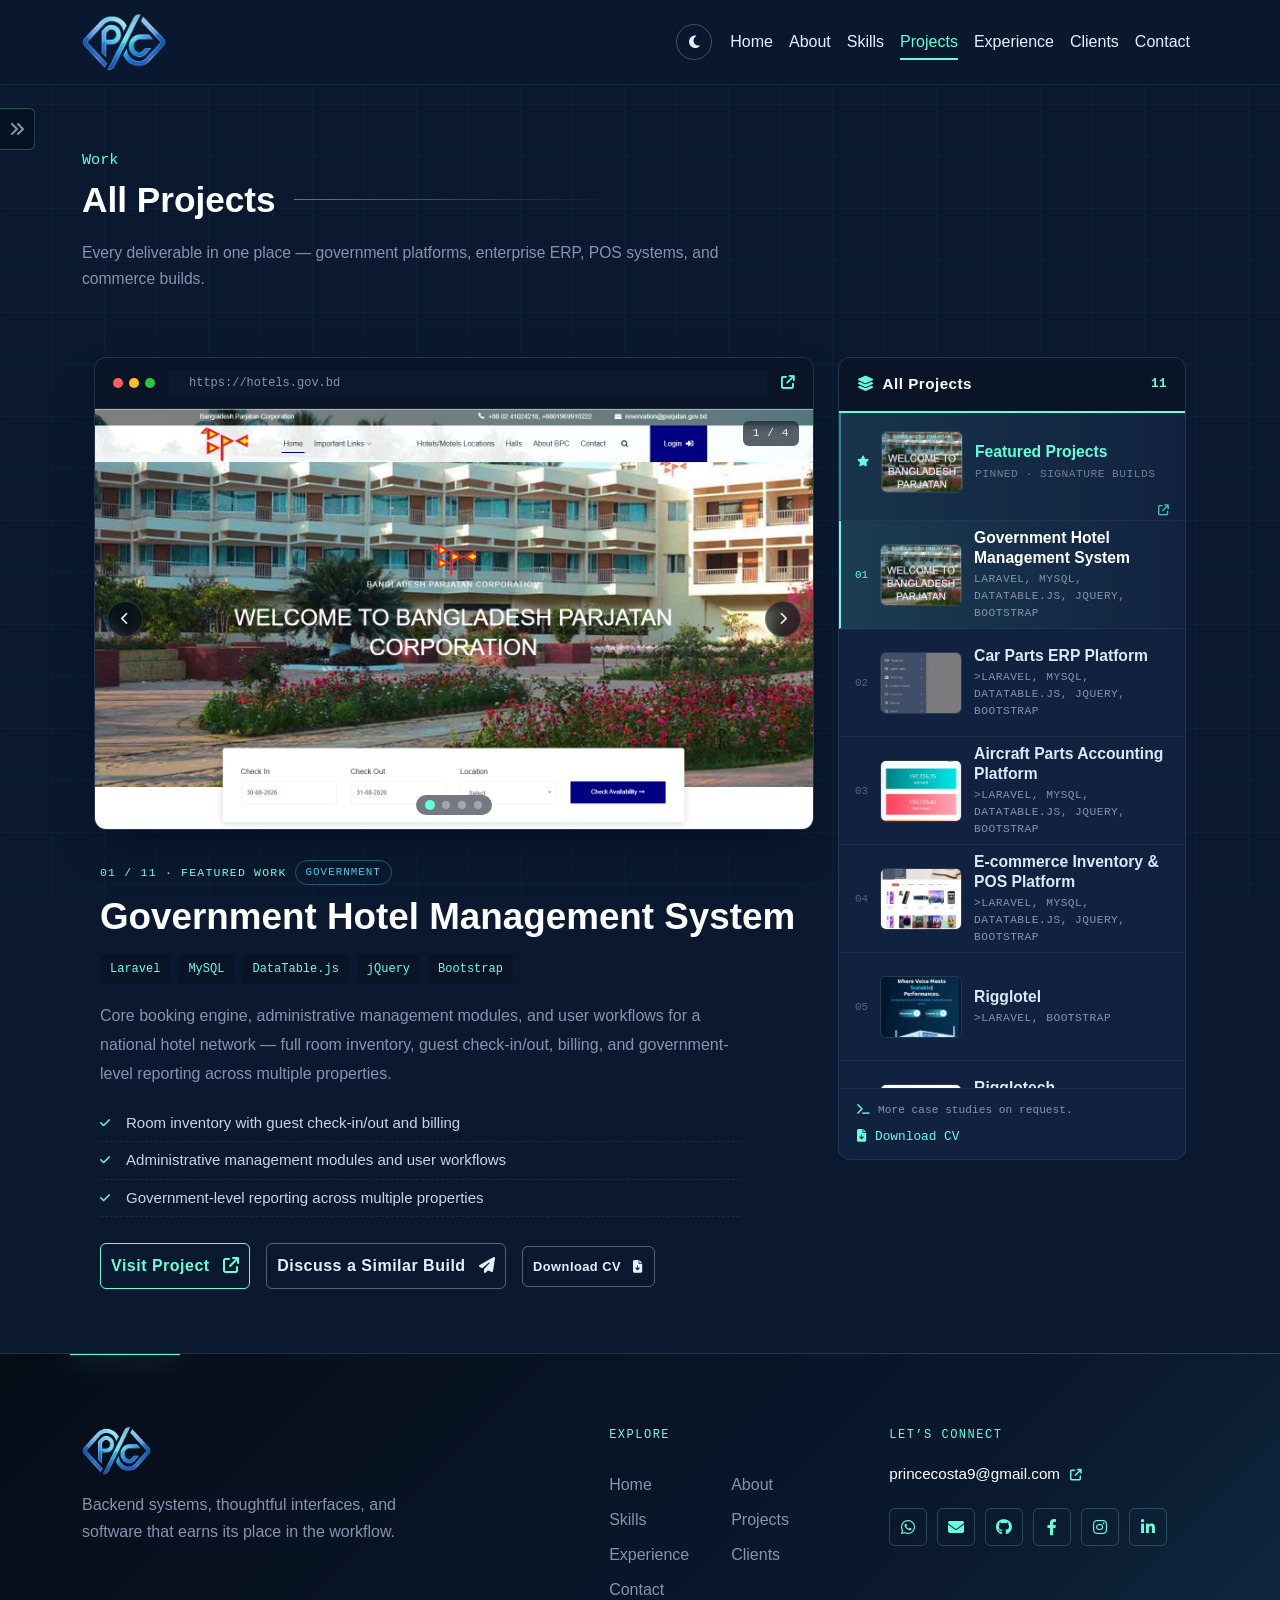
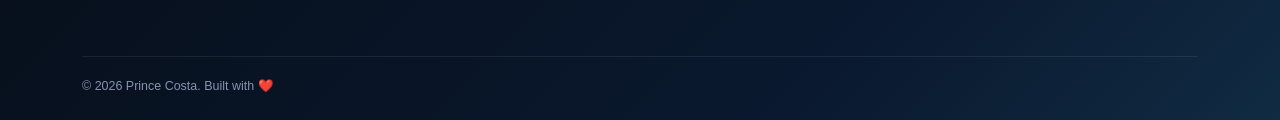
<file: projects.html>
<!DOCTYPE html>
<html lang="en">
<head>
  <meta charset="UTF-8" />
  <meta name="viewport" content="width=device-width, initial-scale=1.0" />
  <link rel="icon" type="image/webp" href="asset/img/logo.webp" />
  <title>All Projects | Prince Costa</title>

  <!-- Vendor CSS -->
  <link href="assets/vendor/css/bootstrap.min.css" rel="stylesheet" />
  <link href="assets/vendor/css/all.min.css" rel="stylesheet" />
  <!-- Site CSS -->
  <link rel="stylesheet" href="assets/css/style.css?v=1.0.0" />
  <script>
    // Restore saved theme before first paint (no flash of wrong theme)
    try {
      if (localStorage.getItem('theme') === 'light') {
        document.documentElement.setAttribute('data-theme', 'light');
      }
    } catch (e) { /* private mode */ }
  </script>
</head>
<body>

  <!-- VS Code-style floating navigation -->
  <aside class="floating-sidebar is-hidden" id="floating-sidebar" aria-label="Quick navigation">
    <div class="sidebar-topbar">
      <span class="sidebar-folder"><i class="fa-regular fa-folder-open"></i> PORTFOLIO</span>
    </div>

    <div class="sidebar-profile">
      <div class="sidebar-profile-ring"></div>
      <img class="sidebar-profile-img"
           src="asset/img/about.webp"
           alt="Prince Costa — Profile" />
    </div>

    <!-- Edge handle: lives on the sidebar's right border, beside the avatar -->
    <button class="sidebar-handle" type="button" aria-label="Show navigation" aria-controls="floating-sidebar" aria-expanded="false">
      <i class="fa-solid fa-angles-right"></i>
    </button>


  
    <div class="sidebar-file">
      <i class="fa-solid fa-code"></i> <span id="sidebar-file-label">projects.html</span>
      <button class="theme-toggle sidebar-theme-toggle ms-2" type="button" aria-label="Toggle light / dark theme" title="Toggle theme">
        <i class="fa-solid fa-moon m-0"></i>
        <i class="fa-solid fa-sun m-0"></i>
      </button>
    </div>
    <nav class="sidebar-nav" aria-label="Portfolio sections">
      <div class="sidebar-item has-preview">
        <a href="index.html" data-sidebar-link="home"><span class="sidebar-line">00</span><i class="fa-solid fa-house"></i> Home</a>
        <div class="sidebar-preview" aria-label="Home preview">
          <a class="nav-preview-item" href="index.html">
            <i class="fa-solid fa-user-astronaut"></i>
            <span class="nav-preview-body">
              <span class="nav-preview-title">Hero · Hello World</span>
              <span class="nav-preview-meta">Top of homepage</span>
            </span>
          </a>
        </div>
      </div>
      <div class="sidebar-item has-preview">
        <a href="index.html#about" data-sidebar-link="about"><span class="sidebar-line">01</span><i class="fa-regular fa-user"></i> About</a>
        <div class="sidebar-preview" aria-label="About preview">
          <a class="nav-preview-item" href="index.html#about">
            <i class="fa-regular fa-user"></i>
            <span class="nav-preview-body">
              <span class="nav-preview-title">About Section</span>
              <span class="nav-preview-meta">Profile · Strengths · Metrics</span>
            </span>
          </a>
        </div>
      </div>
      <div class="sidebar-item has-preview">
        <a href="index.html#skills" data-sidebar-link="skills"><span class="sidebar-line">02</span><i class="fa-solid fa-layer-group"></i> Skills</a>
        <div class="sidebar-preview" aria-label="Skills preview">
          <a class="nav-preview-item" href="index.html#skills">
            <i class="fa-solid fa-layer-group"></i>
            <span class="nav-preview-body">
              <span class="nav-preview-title">Skills Section</span>
              <span class="nav-preview-meta">Backend · Frontend · Tools</span>
            </span>
          </a>
        </div>
      </div>
      <div class="sidebar-item has-preview">
        <a href="projects.html" data-sidebar-link="projects"><span class="sidebar-line">03</span><i class="fa-solid fa-briefcase"></i> Projects</a>
        <div class="sidebar-preview" aria-label="Projects preview">
          <a class="nav-preview-item" href="index.html#featured-projects">
            <i class="fa-solid fa-star"></i>
            <span class="nav-preview-body">
              <span class="nav-preview-title">Featured Projects</span>
              <span class="nav-preview-meta">Signature builds · Pinned</span>
            </span>
          </a>
          <a class="nav-preview-item" href="index.html#projects">
            <i class="fa-solid fa-display"></i>
            <span class="nav-preview-body">
              <span class="nav-preview-title">More Projects</span>
              <span class="nav-preview-meta">Carousel · More Projects</span>
            </span>
          </a>
          <a class="nav-preview-item" href="projects.html">
            <i class="fa-solid fa-table-columns"></i>
            <span class="nav-preview-body">
              <span class="nav-preview-title">Projects Page</span>
              <span class="nav-preview-meta">All projects · Page</span>
            </span>
          </a>
        </div>
      </div>
      <div class="sidebar-item has-preview">
        <a href="index.html#clients" data-sidebar-link="clients"><span class="sidebar-line">04</span><i class="fa-solid fa-handshake"></i> Clients</a>
        <div class="sidebar-preview" aria-label="Clients preview">
          <a class="nav-preview-item" href="index.html#clients">
            <i class="fa-solid fa-handshake"></i>
            <span class="nav-preview-body">
              <span class="nav-preview-title">Clients Section</span>
              <span class="nav-preview-meta">8 partners · Floating cards</span>
            </span>
          </a>
        </div>
      </div>
      <div class="sidebar-item has-preview">
        <a href="index.html#experience" data-sidebar-link="experience"><span class="sidebar-line">05</span><i class="fa-solid fa-route"></i> Experience</a>
        <div class="sidebar-preview" aria-label="Experience preview">
          <a class="nav-preview-item" href="index.html#experience">
            <i class="fa-solid fa-route"></i>
            <span class="nav-preview-body">
              <span class="nav-preview-title">Experience Section</span>
              <span class="nav-preview-meta">Timeline · 3 roles</span>
            </span>
          </a>
        </div>
      </div>
      <div class="sidebar-item has-preview">
        <a href="index.html#contact" data-sidebar-link="contact"><span class="sidebar-line">06</span><i class="fa-regular fa-envelope"></i> Contact</a>
        <div class="sidebar-preview" aria-label="Contact preview">
          <a class="nav-preview-item" href="index.html#contact">
            <i class="fa-regular fa-envelope"></i>
            <span class="nav-preview-body">
              <span class="nav-preview-title">Contact Section</span>
              <span class="nav-preview-meta">Form · Email · Phone</span>
            </span>
          </a>
        </div>
      </div>
    </nav>
    <div class="sidebar-footer"><span class="sidebar-dot"></span> online <span>main*</span></div>
  </aside>

  <!-- Navbar -->
  <nav class="navbar navbar-expand-lg sticky-top">
    <div class="container align-items-center">
      <a class="navbar-brand fw-bold fs-4 w-50" href="#">
        <img src="asset/img/logo.webp" alt="logo" class="logo img-fluid"> 
      </a>
      <button class="navbar-toggler navbar-dark" type="button" data-bs-toggle="collapse" data-bs-target="#navbarNav">
        <span class="navbar-toggler-icon"></span>
      </button>
      <div class="collapse navbar-collapse" id="navbarNav">
        <ul class="navbar-nav ms-auto align-items-center">
          <li class="nav-item me-1">
            <button class="theme-toggle" type="button" aria-label="Toggle light / dark theme" title="Toggle theme">
              <i class="fa-solid fa-moon"></i>
              <i class="fa-solid fa-sun"></i>
            </button>
          </li>
          <li class="nav-item">
            <div class="nav-preview-wrap">
              <a class="nav-link" href="index.html" data-page-link="home">Home</a>
              <div class="nav-preview" aria-label="Home preview">
                <a class="nav-preview-item" href="index.html">
                  <i class="fa-solid fa-user-astronaut"></i>
                  <span class="nav-preview-body">
                    <span class="nav-preview-title">Hero · Hello World</span>
                    <span class="nav-preview-meta">Top of homepage</span>
                  </span>
                </a>
              </div>
            </div>
          </li>
          <li class="nav-item">
            <div class="nav-preview-wrap">
              <a class="nav-link" href="index.html#about" >About</a>
              <div class="nav-preview" aria-label="About preview">
                <a class="nav-preview-item" href="index.html#about">
                  <i class="fa-regular fa-user"></i>
                  <span class="nav-preview-body">
                    <span class="nav-preview-title">About Section</span>
                    <span class="nav-preview-meta">Profile · Strengths · Metrics</span>
                  </span>
                </a>
              </div>
            </div>
          </li>
          <li class="nav-item">
            <div class="nav-preview-wrap">
              <a class="nav-link" href="index.html#skills">Skills</a>
              <div class="nav-preview" aria-label="Skills preview">
                <a class="nav-preview-item" href="index.html#skills">
                  <i class="fa-solid fa-layer-group"></i>
                  <span class="nav-preview-body">
                    <span class="nav-preview-title">Skills Section</span>
                    <span class="nav-preview-meta">Backend · Frontend · Tools</span>
                  </span>
                </a>
              </div>
            </div>
          </li>
          <li class="nav-item">
            <div class="nav-preview-wrap">
              <a class="nav-link" href="projects.html" data-page-link="projects">Projects</a>
              <div class="nav-preview" aria-label="Projects preview">
                <a class="nav-preview-item" href="index.html#featured-projects">
                  <i class="fa-solid fa-star"></i>
                  <span class="nav-preview-body">
                    <span class="nav-preview-title">Featured Projects</span>
                    <span class="nav-preview-meta">Signature builds · Pinned</span>
                  </span>
                </a>
                <a class="nav-preview-item" href="index.html#projects">
                  <i class="fa-solid fa-display"></i>
                  <span class="nav-preview-body">
                    <span class="nav-preview-title">Show More Projects</span>
                    <span class="nav-preview-meta">Carousel · More Projects</span>
                  </span>
                </a>
                <a class="nav-preview-item" href="projects.html">
                  <i class="fa-solid fa-table-columns"></i>
                  <span class="nav-preview-body">
                    <span class="nav-preview-title">Projects Page</span>
                    <span class="nav-preview-meta">All projects · Archive</span>
                  </span>
                </a>
              </div>
            </div>
          </li>
          <li class="nav-item">
            <div class="nav-preview-wrap">
              <a class="nav-link" href="index.html#experience">Experience</a>
              <div class="nav-preview" aria-label="Experience preview">
                <a class="nav-preview-item" href="index.html#experience">
                  <i class="fa-solid fa-route"></i>
                  <span class="nav-preview-body">
                    <span class="nav-preview-title">Experience Section</span>
                    <span class="nav-preview-meta">Timeline · 3 roles</span>
                  </span>
                </a>
              </div>
            </div>
          </li>
          <li class="nav-item">
            <div class="nav-preview-wrap">
              <a class="nav-link" href="index.html#clients">Clients</a>
              <div class="nav-preview" aria-label="Clients preview">
                <a class="nav-preview-item" href="index.html#clients">
                  <i class="fa-solid fa-handshake"></i>
                  <span class="nav-preview-body">
                    <span class="nav-preview-title">Clients Section</span>
                    <span class="nav-preview-meta">8 partners · Floating cards</span>
                  </span>
                </a>
              </div>
            </div>
          </li>
          <li class="nav-item">
            <div class="nav-preview-wrap">
              <a class="nav-link" href="index.html#contact">Contact</a>
              <div class="nav-preview" aria-label="Contact preview">
                <a class="nav-preview-item" href="index.html#contact">
                  <i class="fa-regular fa-envelope"></i>
                  <span class="nav-preview-body">
                    <span class="nav-preview-title">Contact Section</span>
                    <span class="nav-preview-meta">Form · Email · Phone</span>
                  </span>
                </a>
              </div>
            </div>
          </li>
        </ul>
      </div>
    </div>
  </nav>

  <!-- ============ PROJECTS ARCHIVE (news-portal layout) ============ -->
  <section class="py-5 grid-section projects-archive " id="projects-archive">
    <div class="container py-3">
      <div class="reveal visible">
        <span class="section-label">Work</span>
        <h2 class="section-title">All Projects</h2>
        <p class="section-brief">Every deliverable in one place — government platforms, enterprise ERP, POS systems, and commerce builds.</p>
      </div>

      <div class="row g-4 mt-3 mx-auto">

        <!-- Main column: full details of the selected project -->
        <div class="col-lg-8">
          <article class="archive-main" id="archive-main">

            <div class="archive-browser">
              <div class="archive-browser-header">
                <div class="archive-dots">
                  <span class="dot red"></span>
                  <span class="dot yellow"></span>
                  <span class="dot green"></span>
                </div>
                <div class="archive-url" id="archive-url">https://hotels.gov.bd</div>
                <a href="#" class="archive-open" id="archive-open" target="_blank" rel="noopener" aria-label="Open project">
                  <i class="fa-solid fa-arrow-up-right-from-square"></i>
                </a>
              </div>
              <div class="archive-viewport archive-carousel" id="archive-carousel">
                <div class="carousel-track" id="carousel-track"></div>
                <button class="carousel-arrow prev" type="button" id="carousel-prev" aria-label="Previous screenshot">
                  <i class="fa-solid fa-chevron-left"></i>
                </button>
                <button class="carousel-arrow next" type="button" id="carousel-next" aria-label="Next screenshot">
                  <i class="fa-solid fa-chevron-right"></i>
                </button>
                <div class="carousel-dots" id="carousel-dots" aria-label="Screenshot navigation"></div>
                <span class="carousel-counter" id="carousel-counter">1 / 1</span>
                <div class="carousel-loading" id="carousel-loading" aria-hidden="true">
                  <span class="carousel-spinner"></span>
                  <span class="carousel-loading-text">loading screenshots…</span>
                </div>
              </div>
            </div>

            <div class="archive-body">
              <div class="d-flex align-items-center gap-2 flex-wrap mb-2">
                <span class="archive-kicker" id="archive-kicker">01 / 10 · FEATURED WORK</span>
                <span class="archive-type" id="archive-type">Government</span>
              </div>
              <h3 class="archive-title" id="archive-title">Government Hotel Management System</h3>
              <div class="archive-stack" id="archive-stack" aria-label="Technologies used"></div>
              <p class="archive-description" id="archive-description"></p>
              <ul class="archive-highlights" id="archive-highlights"></ul>
              <div class="d-flex gap-3 flex-wrap align-items-center">
                <a href="#" class="btn-neon archive-visit" id="archive-visit" target="_blank" rel="noopener">
                  Visit Project <i class="fa-solid fa-arrow-up-right-from-square ms-2"></i>
                </a>
                <a href="index.html#contact" class="btn-neon ghost">Discuss a Similar Build <i class="fa-solid fa-paper-plane ms-2"></i></a>
                <a href="asset/cv/Prince%20Costa%2001882565483.pdf" download="Prince Costa - CV.pdf" class="btn-neon ghost cv-download-btn">Download CV <i class="fa-solid fa-file-arrow-down ms-2"></i></a>
              </div>
            </div>

          </article>
        </div>

        <!-- Sidebar: all projects list, news-portal style -->
        <aside class="col-lg-4">
          <div class="archive-sidebar">
            <div class="archive-sidebar-head">
              <span><i class="fa-solid fa-layer-group me-2"></i>All Projects</span>
              <span class="archive-sidebar-count" id="archive-count">06</span>
            </div>

            <nav class="archive-list" id="archive-list" aria-label="Project list">

              <!-- Featured entry (jump back to homepage featured showcase) -->
              <a class="archive-item archive-item-featured" href="index.html#featured-projects" data-featured="true">
                <span class="archive-item-num"><i class="fa-solid fa-star"></i></span>
                <img class="archive-item-img" src="asset/img/projects/hotels-gov.webp" alt="Featured Projects showcase">
                <span class="archive-item-body">
                  <span class="archive-item-title">Featured Projects</span>
                  <span class="archive-item-meta">Pinned · Signature builds</span>
                </span>
                <i class="fa-solid fa-arrow-up-right-from-square archive-item-arrow"></i>
              </a>

              <button class="archive-item" type="button" data-index="0">
                <span class="archive-item-num">01</span>
                <img class="archive-item-img" src="asset/img/projects/hotels-gov.webp" alt="Government Hotel Management System">
                <span class="archive-item-body">
                  <span class="archive-item-title">Government Hotel Management System</span>
                  <span class="archive-item-meta">Laravel, MySQL, DataTable.js, jQuery, Bootstrap</span>
                </span>
              </button>

              <button class="archive-item" type="button" data-index="1">
                <span class="archive-item-num">02</span>
                <img class="archive-item-img" src="asset/img/projects/car-parts.webp" alt="Car Parts ERP Platform">
                <span class="archive-item-body">
                  <span class="archive-item-title">Car Parts ERP Platform</span>
                  <span class="archive-item-meta">>Laravel, MySQL, DataTable.js, jQuery, Bootstrap</span>
                </span>
              </button>

              <button class="archive-item" type="button" data-index="2">
                <span class="archive-item-num">03</span>
                <img class="archive-item-img" src="asset/img/projects/sky-wings.webp" alt="Aircraft Parts Accounting Platform">
                <span class="archive-item-body">
                  <span class="archive-item-title">Aircraft Parts Accounting Platform</span>
                  <span class="archive-item-meta">>Laravel, MySQL, DataTable.js, jQuery, Bootstrap</span>
                </span>
              </button>

              <button class="archive-item" type="button" data-index="3">
                <span class="archive-item-num">04</span>
                <img class="archive-item-img" src="asset/img/projects/ibusiness.webp" alt="E-commerce Inventory Management And POS Platform">
                <span class="archive-item-body">
                  <span class="archive-item-title">E-commerce Inventory &amp; POS Platform</span>
                  <span class="archive-item-meta">>Laravel, MySQL, DataTable.js, jQuery, Bootstrap</span>
                </span>
              </button>

              <button class="archive-item" type="button" data-index="4">
                <span class="archive-item-num">05</span>
                <img class="archive-item-img" src="asset/img/projects/rigglotel.webp" alt="Rigglotel">
                <span class="archive-item-body">
                  <span class="archive-item-title">Rigglotel</span>
                  <span class="archive-item-meta">>Laravel, Bootstrap</span>
                </span>
              </button>

              <button class="archive-item" type="button" data-index="5">
                <span class="archive-item-num">06</span>
                <img class="archive-item-img" src="asset/img/projects/rigglotech.webp" alt="Rigglotech">
                <span class="archive-item-body">
                  <span class="archive-item-title">Rigglotech</span>
                  <span class="archive-item-meta">>Laravel, MySQL, DataTable.js, jQuery, Bootstrap</span>
                </span>
              </button>

              <button class="archive-item" type="button" data-index="6">
                <span class="archive-item-num">07</span>
                <img class="archive-item-img" src="asset/img/projects/voip-forum.webp" alt="Voip-forum">
                <span class="archive-item-body">
                  <span class="archive-item-title">Voip-forum</span>
                  <span class="archive-item-meta">>Laravel, MySQL, DataTable.js, jQuery, Bootstrap</span>
                </span>
              </button>

              <button class="archive-item" type="button" data-index="7">
                <span class="archive-item-num">08</span>
                <img class="archive-item-img" src="asset/img/projects/toha-diamond.webp" alt="Toha-diamond">
                <span class="archive-item-body">
                  <span class="archive-item-title">Toha-diamond</span>
                  <span class="archive-item-meta">>Laravel, MySQL, DataTable.js, jQuery, Bootstrap</span>
                </span>
              </button>

              <button class="archive-item" type="button" data-index="8">
                <span class="archive-item-num">09</span>
                <img class="archive-item-img" src="asset/img/projects/visa-station.webp" alt="Visa-station">
                <span class="archive-item-body">
                  <span class="archive-item-title">Visa-station</span>
                  <span class="archive-item-meta">>Laravel, MySQL, DataTable.js, jQuery, Bootstrap</span>
                </span>
              </button>

              <button class="archive-item" type="button" data-index="9">
                <span class="archive-item-num">10</span>
                <img class="archive-item-img" src="asset/img/projects/lpk-edu.webp" alt="Lpk-education">
                <span class="archive-item-body">
                  <span class="archive-item-title">Lpk-education</span>
                  <span class="archive-item-meta">>PHP,Bootstrap</span>
                </span>
              </button>

              <button class="archive-item" type="button" data-index="10">
                <span class="archive-item-num">11</span>
                <img class="archive-item-img" src="asset/img/projects/rigglo-sim.webp" alt="Rigglosim">
                <span class="archive-item-body">
                  <span class="archive-item-title">Rigglosim</span>
                  <span class="archive-item-meta">Shopify</span>
                </span>
              </button>

            </nav>

            <div class="archive-sidebar-foot">
              <i class="fa-solid fa-terminal me-2"></i>More case studies on request.
              <a href="asset/cv/Prince%20Costa%2001882565483.pdf" download="Prince Costa - CV.pdf" class="cv-download-btn d-inline-flex align-items-center gap-2 mt-2" style="text-decoration: none;">
                <i class="fa-solid fa-file-arrow-down"></i> Download CV
              </a>
            </div>
          </div>
        </aside>

      </div>
    </div>
  </section>

  <!-- Footer -->
  <footer class="site-footer">
    <div class="container">
      <div class="footer-main">
        <div class="footer-identity">
          <a class="footer-brand" href="index.html">
            <span>
              <a class="navbar-brand fw-bold fs-4 w-50" href="index.html">
                <img src="asset/img/logo.webp" alt="logo" class="logo img-fluid"> 
              </a>
            </span>
          </a>
          <p>Backend systems, thoughtful interfaces, and software that earns its place in the workflow.</p>
        </div>

        <nav class="footer-nav" aria-label="Footer navigation">
          <span class="footer-heading">Explore</span>
          <a href="index.html">Home</a>
          <a href="index.html#about">About</a>
          <a href="index.html#skills">Skills</a>
          <a href="index.html#featured-projects">Projects</a>
          <a href="index.html#experience">Experience</a>
          <a href="index.html#clients">Clients</a>
          <a href="index.html#contact">Contact</a>
        </nav>

        <div class="footer-connect">
          <span class="footer-heading">Let’s connect</span>
          <a class="footer-email" href="mailto:princecosta9@gmail.com">princecosta9@gmail.com <i class="fa-solid fa-arrow-up-right-from-square"></i></a>
          <div class="footer-socials">
            <a href="https://wa.me/8801882565483" aria-label="WhatsApp Prince Costa"><i class="fa-brands fa-whatsapp"></i></a>
            <a href="mailto:princecosta9@gmail.com" aria-label="Email Prince Costa"><i class="fa-solid fa-envelope"></i></a>
            <a href="https://github.com/Prince-Costa" target="_blank" class="social-icon-btn" aria-label="GitHub"><i class="fa-brands fa-github"></i></a>
            <a href="https://www.facebook.com/PrinceProkobin" target="_blank" class="social-icon-btn" aria-label="Facebook"><i class="fa-brands fa-facebook-f"></i></a>
            <a href="https://www.instagram.com/prince_p_costa" target="_blank" class="social-icon-btn" aria-label="Instagram"><i class="fa-brands fa-instagram"></i></a>
            <a href="https://www.linkedin.com/in/Prince-Costa" target="_blank" class="social-icon-btn" aria-label="LinkedIn"><i class="fa-brands fa-linkedin-in"></i></a>
          </div>
        </div>
      </div>

      <div class="footer-bottom">
        <p>&copy; <span data-current-year></span> Prince Costa. Built with ❤️</p>
      </div>
    </div>
  </footer>
  
  <button class="back-to-top" type="button" aria-label="Back to top" title="Back to top">
    <svg class="progress-ring" viewBox="0 0 48 48" aria-hidden="true">
      <circle class="progress-ring-track" cx="24" cy="24" r="22"></circle>
      <circle class="progress-ring-bar" cx="24" cy="24" r="22"></circle>
    </svg>
    <i class="fa-solid fa-arrow-up"></i>
  </button>

  <!-- JS: vendor -->
  <script src="assets/vendor/js/bootstrap.bundle.min.js"></script>
  <!-- JS: site (shared + projects page) -->
  <script src="assets/js/main.js?v=1.0.0"></script>
  <script src="assets/js/projects.js?v=1.0.0"></script>
</body>
</html>
</file>
<file: assets/css/style.css>
/* Over Bootstrap  */
.accordion-button:not(.collapsed) {
    background-color: #758db3 !important;
}

:root {
    --navy-dark: #0a192f;
    --navy-main: #112240;
    --navy-light: #1d3557;
    --accent-cyan: #64ffda;
    --accent-blue: #48cae4;
    --text-light: #e6f1ff;
    --text-muted: #8892b0;
}

body {
    background-color: var(--navy-dark);
    background-image:
        linear-gradient(rgba(100, 255, 218, 0.028) 1px, transparent 1px),
        linear-gradient(90deg, rgba(100, 255, 218, 0.028) 1px, transparent 1px);
    background-attachment: fixed;
    background-size: 52px 52px;
    color: var(--text-light);
    font-family: 'Segoe UI', Tahoma, Geneva, Verdana, sans-serif;
    overflow-x: hidden;
    transition: padding-left 0.45s var(--ease-soft);
}
body.sidebar-open { padding-left: var(--sidebar-w); }

::selection { background: rgba(100, 255, 218, 0.25); }

.grecaptcha-badge{
    width: 256px;
    height: 60px;
    display: block;
    transition: right 0.3s;
    bottom: 14px;
    right: -186px;
    box-shadow: gray 0px 0px 5px;
    border-radius: 2px;
    overflow: hidden;
}

/* ============ FLOATING SIDEBAR ============ */
.floating-sidebar {
    position: fixed;
    inset: 0 auto 0 0;
    z-index: 1100;
    display: flex;
    width: var(--sidebar-w);
    flex-direction: column;
    background: #071321;
    border-right: 1px solid rgba(100, 255, 218, 0.16);
    box-shadow: 12px 0 34px rgba(2, 12, 27, 0.3);
    transition: transform 0.45s var(--ease-soft), border-color 0.45s var(--ease-soft), box-shadow 0.45s var(--ease-soft);
}
.floating-sidebar.is-hidden {
    transform: translateX(-100%);
    border-right-color: transparent;
    box-shadow: none;
}
/* Fade inner content on close, but keep the edge handle fully visible */
.floating-sidebar > * { transition: opacity 0.45s var(--ease-soft); }
.floating-sidebar.is-hidden > *:not(.sidebar-handle) { opacity: 0.4; }
.sidebar-topbar { display: flex; align-items: center; justify-content: space-between; min-height: 58px; padding: 0 12px 0 18px; border-bottom: 1px solid rgba(255, 255, 255, 0.07); }
.sidebar-folder, .sidebar-file, .sidebar-footer { color: var(--text-muted); font-family: 'Courier New', monospace; font-size: 0.7rem; letter-spacing: 0.6px; }
.sidebar-folder { color: #d2dded; font-weight: 700; }
.sidebar-folder i { margin-right: 7px; color: var(--accent-cyan); }
.sidebar-profile { position: relative; width: 96px; height: 96px; margin: 22px auto 18px; }
.sidebar-profile-ring { position: absolute; inset: -5px; border: 1px solid var(--accent-cyan); border-radius: 50%; opacity: 0.7; box-shadow: 0 0 18px rgba(100, 255, 218, 0.3); }
.sidebar-profile-img { width: 100%; height: 100%; border: 2px solid rgba(100, 255, 218, 0.45); border-radius: 50%; object-fit: cover; }
.sidebar-file { display: flex; align-items: center; justify-content: space-between; margin: 22px 18px 10px; color: var(--accent-cyan); }
.sidebar-file i { margin-right: 8px; }
.sidebar-theme-toggle { width: 28px; height: 28px; margin: 0; font-size: 0.78rem; flex: none; }
.sidebar-nav { display: flex; flex-direction: column; gap: 3px; padding: 0 10px; }
.sidebar-nav a { display: flex; align-items: center; gap: 11px; padding: 12px 9px; border-left: 2px solid transparent; color: #a8b6c9; font-size: 0.9rem; text-decoration: none; transition: color 0.2s ease, background 0.2s ease, border-color 0.2s ease; }
.sidebar-nav a:hover, .sidebar-nav a.active { border-left-color: var(--accent-cyan); background: rgba(100, 255, 218, 0.08); color: #fff; }
.sidebar-nav a i { width: 17px; color: var(--accent-cyan); text-align: center; }
.sidebar-line { width: 19px; color: #52647b; font-family: 'Courier New', monospace; font-size: 0.67rem; }
.sidebar-footer { display: flex; gap: 7px; align-items: center; margin-top: auto; padding: 17px 18px; border-top: 1px solid rgba(255, 255, 255, 0.07); }
.sidebar-footer span:last-child { margin-left: auto; color: #52647b; }
.sidebar-dot { width: 6px; height: 6px; border-radius: 50%; background: #54e38e; box-shadow: 0 0 9px #54e38e; }

/* Single edge handle — absolutely positioned on the sidebar's right border,
   vertically adjacent to the circular profile picture. It lives inside the
   panel and rides the open/close glide; the panel slides exactly -100%, so
   the handle's left edge lands flush on the viewport edge when closed. */
.sidebar-handle {
    position: absolute;
    top: 129px; /* avatar centre: 58px topbar + 1px border + 22px margin + 48px */
    left: 100%;
    z-index: 1101;
    display: inline-flex;
    align-items: center;
    justify-content: center;
    width: 36px;
    height: 42px;
    margin-top: -21px; /* centre on the avatar's vertical axis */
    border: 1px solid rgba(100, 255, 218, 0.28);
    border-left: 0;
    border-radius: 0 6px 6px 0;
    background: rgba(7, 19, 33, 0.94);
    color: var(--text-muted);
    cursor: pointer;
    transition: color 0.2s ease, background 0.2s ease, border-color 0.2s ease;
}
.sidebar-handle:hover { color: var(--accent-cyan); border-color: var(--accent-cyan); }
.sidebar-handle i { transition: transform 0.45s var(--ease-soft); }
.floating-sidebar:not(.is-hidden) .sidebar-handle i { transform: rotate(180deg); }

/* ============ FULL-PAGE GRID ============ */
.grid-section { position: relative; background-image: none !important; }

/* ============ NAVBAR ============ */
.navbar {
    background-color: rgba(10, 25, 47, 0.85);
    backdrop-filter: blur(12px);
    border-bottom: 1px solid rgba(100, 255, 218, 0.08);
}

/* Anchor targets stop 30px below the sticky navbar when scrolled to. */
section[id] {
    scroll-margin-top: 50px;
}

.logo{
    width: 15%;
}

@media (max-width: 768px) {
    .logo{
        width: 20%;
    }
}
.navbar-brand, .nav-link {
    color: var(--text-light) !important;
}
.nav-link {
    position: relative;
    transition: color 0.3s ease;
}
.nav-link:hover { color: var(--accent-cyan) !important; }
.nav-link::after {
    content: '';
    position: absolute;
    left: 8px; right: 8px; bottom: 2px;
    height: 2px;
    background: var(--accent-cyan);
    transform: scaleX(0);
    transform-origin: left;
    transition: transform 0.3s ease;
}
.nav-link:hover::after { transform: scaleX(1); }
/* Active section — set by main.js scroll tracking */
.nav-link.active { color: var(--accent-cyan) !important; }
.nav-link.active::after { transform: scaleX(1); }

/* ============ HERO ============ */
.hero-section {
    position: relative;
    min-height: 100vh;
    display: flex;
    align-items: center;
    background: radial-gradient(ellipse at 70% 20%, #12305c 0%, var(--navy-main) 45%, var(--navy-dark) 100%);
    overflow: hidden;
}

/* Animated grid overlay */
.hero-grid {
    position: absolute;
    inset: -50%;
    display: none;
    pointer-events: none;
}
@keyframes gridMove {
    from { transform: perspective(500px) translateY(0); }
    to   { transform: perspective(500px) translateY(60px); }
}

.hero-border{
    border-bottom: 5px solid #30bdaf;
}

/* Glow orbs */
.hero-glow {
    position: absolute;
    width: 480px; height: 480px;
    border-radius: 50%;
    filter: blur(140px);
    opacity: 0.16;
    pointer-events: none;
}
.hero-glow.one { background: var(--accent-cyan); top: -120px; left: -120px; }
.hero-glow.two { background: var(--accent-blue); bottom: -160px; right: -100px; }

.hero-intro { color: var(--accent-cyan); font-family: 'Courier New', monospace; letter-spacing: 1px; }
.hero-name {
    font-size: clamp(2.5rem, 6vw, 4.5rem);
    font-weight: 800;
    color: #fff;
    line-height: 1.1;
}
.hero-typed {
    font-size: clamp(1.5rem, 3.5vw, 2.4rem);
    font-weight: 600;
    color: var(--accent-cyan);
    min-height: 1.4em;
    text-shadow: 0 0 24px rgba(100, 255, 218, 0.45);
}
.typed-cursor { color: var(--accent-cyan); }
.hero-desc { color: var(--text-muted); max-width: 540px; }

/* Neon CTA buttons */
.btn-neon {
    position: relative;
    background: transparent;
    border: 1.5px solid var(--accent-cyan);
    color: var(--accent-cyan);
    padding: 10px;
    font-weight: 600;
    letter-spacing: 0.5px;
    border-radius: 6px;
    text-decoration: none;
    transition: all 0.3s ease;
    overflow: hidden;
}
.btn-neon:hover {
    color: var(--navy-dark) !important;
    background: var(--accent-cyan);
    box-shadow: 0 0 20px rgba(100, 255, 218, 0.55), 0 0 60px rgba(100, 255, 218, 0.25);
    transform: translateY(-2px);
}
.btn-neon.ghost {
    border-color: rgba(136, 146, 176, 0.6);
    color: var(--text-light);
}
.btn-neon.ghost:hover {
    border-color: var(--accent-cyan);
    color: var(--accent-cyan) !important;
    background: rgba(100, 255, 218, 0.06);
    box-shadow: 0 0 20px rgba(100, 255, 218, 0.3);
}

/* CV download — text-link variant used in compact sidebars */
.cv-download-btn { color: var(--accent-cyan); font-size: 0.8rem; }
.cv-download-btn:hover { color: #fff; }

/* Floating avatar */
.avatar-wrap {
    position: relative;
    width: 400px; 
    height: 390px;
    margin: 0 auto;
    animation: floatY 5s ease-in-out infinite;
}
@keyframes floatY {
    0%, 100% { transform: translateY(0); }
    50% { transform: translateY(-16px); }
}
.avatar-ring {
    position: absolute;
    inset: -14px;
    border-radius: 50%;
    border: 2px solid transparent;
    background: conic-gradient(from 0deg, var(--accent-cyan), transparent 30%, var(--accent-blue) 60%, transparent 85%, var(--accent-cyan)) border-box;
    mask: linear-gradient(#fff 0 0) padding-box, linear-gradient(#fff 0 0);
    -webkit-mask: linear-gradient(#fff 0 0) padding-box, linear-gradient(#fff 0 0);
    -webkit-mask-composite: xor;
    mask-composite: exclude;
    animation: spin 8s linear infinite;
    filter: drop-shadow(0 0 18px rgba(100, 255, 218, 0.35));
}
@keyframes spin { to { transform: rotate(360deg); } }
.avatar-img {
    width: 100%; height: 100%;
    border-radius: 50%;
    object-fit: cover;
    border: 3px solid rgba(100, 255, 218, 0.35);
    box-shadow: 0 0 45px rgba(100, 255, 218, 0.22), inset 0 0 30px rgba(10, 25, 47, 0.4);
}

/* Scroll hint */
.scroll-hint {
    position: absolute;
    bottom: 26px; left: 50%;
    transform: translateX(-50%);
    color: var(--text-muted);
    font-size: 1.4rem;
    animation: bounceY 2s infinite;
}
@keyframes bounceY {
    0%, 100% { transform: translate(-50%, 0); opacity: 0.5; }
    50% { transform: translate(-50%, 10px); opacity: 1; }
}

/* ============ SECTIONS ============ */
.section-label {
    color: var(--accent-cyan);
    font-family: 'Courier New', monospace;
    font-size: 0.95rem;
    display: block;
    margin-bottom: 0.4rem;
}
.section-title {
    color: #fff;
    font-weight: 700;
    font-size: clamp(1.6rem, 3vw, 2.2rem);
    display: flex;
    align-items: center;
    gap: 18px;
    margin-bottom: 2.6rem;
}
.section-title::after {
    content: '';
    flex: 1;
    height: 1px;
    background: linear-gradient(90deg, rgba(100, 255, 218, 0.5), transparent);
    max-width: 320px;
}

.section-brief {
    color: var(--text-muted);
    max-width: 620px;
    margin: -1.4rem 0 2.6rem 0;
    font-size: 0.98rem;
    line-height: 1.65;
}
.section-title.justify-content-center + .section-brief,
.contact-section .section-brief { margin-left: auto; margin-right: auto; }

/* ============ ABOUT ============ */
.about-copy { padding-left: clamp(1rem, 4vw, 3rem); }
.about-kicker { display: block; margin-bottom: 14px; color: var(--accent-cyan); font-family: 'Courier New', monospace; font-size: 0.72rem; letter-spacing: 1.3px; }
.about-heading { max-width: 620px; margin-bottom: 20px; color: #fff; font-size: clamp(1.7rem, 3vw, 2.55rem); font-weight: 700; line-height: 1.16; }
.about-lead, .about-paragraph { max-width: 650px; color: var(--text-muted); line-height: 1.8; }
.about-lead { color: #c8d5e6; font-size: 1.02rem; }
.about-paragraph { margin-bottom: 24px; }
.about-strength { display: flex; align-items: center; gap: 10px; min-height: 48px; padding: 12px 14px; border-left: 2px solid rgba(100, 255, 218, 0.35); background: rgba(17, 34, 64, 0.42); color: #dce8f5; font-size: 0.88rem; transition: background 0.25s ease, border-color 0.25s ease, transform 0.25s ease; }

/* ============ STRENGTHS ACCORDION ============ */
.strengths-accordion .accordion-item {
    background: rgba(17, 34, 64, 0.42);
    border: 1px solid rgba(100, 255, 218, 0.14);
    border-left: 2px solid rgba(100, 255, 218, 0.35);
    border-radius: 8px !important;
    margin-bottom: 10px;
    overflow: hidden;
}
.strength-acc-btn {
    display: flex;
    align-items: center;
    gap: 12px;
    width: 100%;
    padding: 13px 16px;
    background: transparent;
    color: #dce8f5;
    font-size: 0.92rem;
    font-weight: 600;
    text-align: left;
    border: 0;
    box-shadow: none !important;
}
.strength-acc-btn::after {
    /* replace bootstrap chevron with our own spacing */
    content: '';
    display: none;
}
.strength-acc-title { flex: 1; min-width: 0; }
.strength-acc-icon {
    width: 20px;
    flex-shrink: 0;
    color: var(--accent-cyan);
    font-size: 0.8rem;
}
.strength-acc-meta {
    color: var(--accent-cyan);
    font-family: 'Courier New', monospace;
    font-size: 0.66rem;
    letter-spacing: 0.5px;
    text-transform: uppercase;
    opacity: 0.85;
}
.strength-acc-btn .acc-chevron {
    margin-left: 4px;
    color: var(--accent-cyan);
    font-size: 0.7rem;
    transition: transform 0.3s ease;
}
.strength-acc-btn[aria-expanded='true'] .acc-chevron { transform: rotate(90deg); }
.strength-acc-body { padding: 2px 16px 16px 48px; }
.strength-acc-body p {
    margin: 0 0 12px;
    color: var(--text-muted);
    font-size: 0.86rem;
    line-height: 1.7;
}
.strength-acc-tags {
    display: flex;
    flex-wrap: wrap;
    gap: 7px;
    margin: 0;
    padding: 0;
    list-style: none;
}
.strength-acc-tags li {
    padding: 3px 10px;
    border: 1px solid rgba(100, 255, 218, 0.3);
    border-radius: 4px;
    background: rgba(100, 255, 218, 0.06);
    color: var(--accent-cyan);
    font-family: 'Courier New', monospace;
    font-size: 0.68rem;
}

/* Light theme */
html[data-theme='light'] .strengths-accordion .accordion-item {
    background: #ffffff;
    border-color: rgba(13, 147, 115, 0.2);
    border-left-color: rgba(13, 147, 115, 0.45);
}
html[data-theme='light'] .strength-acc-btn { color: #16283e; }
html[data-theme='light'] .strength-acc-btn:hover { color: #101d30; }
html[data-theme='light'] .strength-acc-icon,
html[data-theme='light'] .strength-acc-meta,
html[data-theme='light'] .strength-acc-btn .acc-chevron { color: #000000; }
html[data-theme='light'] .strength-acc-body p { color: #5a6b83; }
html[data-theme='light'] .strength-acc-tags li {
    background: #eef3fa;
    border-color: rgba(13, 147, 115, 0.25);
    color: #0d9373;
}
html[data-theme='light'] .back-to-top{
    background-color: #fdfdfd !important;
}
html[data-theme='light'] .back-to-top:hover i{
    color: #000000 !important;
}
html[data-theme='light'] .back-to-top:hover .progress-ring-bar{
    stroke: #000000 !important;
}
.about-strength:hover { border-color: var(--accent-cyan); background: rgba(100, 255, 218, 0.07); transform: translateX(4px); }
.about-strength i { color: var(--accent-cyan); font-size: 0.75rem; }
.about-note { display: flex; align-items: flex-start; gap: 12px; max-width: 650px; margin: 22px 0; padding: 16px 18px; border: 1px solid rgba(100, 255, 218, 0.12); background: rgba(10, 25, 47, 0.4); color: var(--text-muted); font-size: 0.84rem; line-height: 1.65; }
.about-note i { padding-top: 3px; color: var(--accent-cyan); }
.about-metrics { display: flex; flex-wrap: wrap; gap: 34px; padding-top: 20px; border-top: 1px solid rgba(255, 255, 255, 0.08); }
.about-metrics div { display: flex; flex-direction: column; gap: 5px; }
.about-metrics strong { color: var(--accent-cyan); line-height: 1; font-weight: 400; }
.about-metrics .metric-count { font-family: 'DSEG7 Classic', monospace; font-size: clamp(2rem, 4vw, 2.6rem); letter-spacing: 2px; text-shadow: 0 0 14px rgba(100, 255, 218, 0.45); }
.about-metrics .metric-suffix { font-family: 'DSEG7 Classic', monospace; font-size: clamp(1.2rem, 2.2vw, 1.6rem); margin-left: 4px; opacity: 0.85; }
.about-metrics span:not(.metric-count):not(.metric-suffix) { color: var(--text-muted); font-family: 'Courier New', monospace; font-size: 0.7rem; text-transform: uppercase; letter-spacing: 0.8px; }


/* ============ SKILLS: GLASSMORPHISM ============ */
.glass-card {
    background: rgba(17, 34, 64, 0.45);
    backdrop-filter: blur(14px);
    -webkit-backdrop-filter: blur(14px);
    border: 1px solid rgba(100, 255, 218, 0.12);
    border-radius: 14px;
    padding: 28px 24px;
    height: 100%;
    transition: transform 0.35s ease, border-color 0.35s ease, box-shadow 0.35s ease;
}
.glass-card:hover {
    transform: translateY(-6px);
    border-color: rgba(100, 255, 218, 0.45);
    box-shadow: 0 18px 45px -18px rgba(100, 255, 218, 0.28);
}
.glass-card .icon-bubble {
    width: 52px; height: 52px;
    display: inline-flex;
    align-items: center;
    justify-content: center;
    border-radius: 12px;
    background: rgba(100, 255, 218, 0.08);
    border: 1px solid rgba(100, 255, 218, 0.25);
    color: var(--accent-cyan);
    font-size: 1.3rem;
    margin-bottom: 16px;
    box-shadow: 0 0 18px rgba(100, 255, 218, 0.12) inset;
}
.skill-row {
    display: flex;
    align-items: center;
    gap: 12px;
    padding: 9px 12px;
    margin-bottom: 8px;
    border-radius: 8px;
    background: rgba(10, 25, 47, 0.5);
    border: 1px solid rgba(255, 255, 255, 0.04);
    color: var(--text-light);
    font-size: 0.92rem;
    transition: all 0.25s ease;
}
.skill-row:hover {
    border-color: rgba(100, 255, 218, 0.4);
    background: rgba(100, 255, 218, 0.05);
    transform: translateX(4px);
}
.skill-row i { color: var(--accent-cyan); width: 20px; text-align: center; }

/* ============ SKILLS: TAB VIEW ============ */
.skills-tabs { margin-top: 2.4rem; }
.skills-tab-list {
    display: flex;
    gap: 10px;
    border-bottom: 1px solid rgba(100, 255, 218, 0.16);
    overflow-x: auto;
}
.skills-tab {
    display: inline-flex;
    align-items: center;
    gap: 10px;
    flex: 0 0 auto;
    padding: 14px 20px;
    border: 0;
    border-bottom: 2px solid transparent;
    background: transparent;
    color: var(--text-muted);
    font: inherit;
    font-weight: 600;
    cursor: pointer;
    transition: color 0.25s ease, border-color 0.25s ease, background 0.25s ease;
}
.skills-tab i { color: var(--accent-cyan); font-size: 1.1rem; }
.skills-tab:hover, .skills-tab.active { color: #fff; background: rgba(100, 255, 218, 0.06); border-bottom-color: var(--accent-cyan); }
.skills-panels { padding-top: 28px; }
.skills-panel[hidden] { display: none; }
.skill-card-grid { display: grid; grid-template-columns: repeat(3, minmax(0, 1fr)); gap: 16px; }
.skill-card {
    min-height: 220px;
    padding: 24px;
    background: linear-gradient(145deg, rgba(29, 53, 87, 0.65), rgba(10, 25, 47, 0.78));
    border: 1px solid rgba(100, 255, 218, 0.13);
    border-radius: 12px;
    transition: transform 0.3s ease, border-color 0.3s ease, box-shadow 0.3s ease;
}
.skill-card:hover { transform: translateY(-5px); border-color: rgba(100, 255, 218, 0.5); box-shadow: 0 16px 35px -20px rgba(100, 255, 218, 0.6); }
.skill-card > i { display: block; margin-bottom: 18px; color: var(--accent-cyan); font-size: 2.5rem; text-shadow: 0 0 20px rgba(100, 255, 218, 0.35); }
.skill-card h3 { margin: 0 0 10px; color: #fff; font-size: 1.15rem; }
.skill-card p { min-height: 68px; margin: 0 0 18px; color: var(--text-muted); font-size: 0.9rem; line-height: 1.6; }
.skill-card span { color: var(--accent-blue); font-family: 'Courier New', monospace; font-size: 0.72rem; letter-spacing: 0.5px; text-transform: uppercase; }
@media (max-width: 767px) {
    .skills-tab { padding: 12px 14px; font-size: 0.9rem; }
    .skill-card-grid { grid-template-columns: 1fr; }
    .skill-card { min-height: 0; }
    .skill-card p { min-height: 0; }
}

/* ============ PROJECTS ============ */
.projects-section {
    background:
    radial-gradient(ellipse at 15% 0%, rgba(29, 53, 87, 0.55) 0%, transparent 55%),
    var(--navy-main);
    position: relative;
}
.project-card {
    background: rgba(10, 25, 47, 0.75);
    border: 1px solid rgba(255, 255, 255, 0.06);
    border-radius: 14px;
    overflow: hidden;
    height: 100%;
    transition: transform 0.35s ease, border-color 0.35s ease, box-shadow 0.35s ease;
}
.project-card:hover {
    transform: translateY(-8px);
    border-color: rgba(100, 255, 218, 0.4);
    box-shadow: 0 24px 55px -20px rgba(2, 12, 27, 0.9), 0 0 35px -12px rgba(100, 255, 218, 0.25);
}

/* Browser chrome mockup frame */
.browser-frame { background: #16243d; }
.browser-bar {
    display: flex;
    align-items: center;
    gap: 8px;
    padding: 10px 14px;
    background: #0d1b30;
    border-bottom: 1px solid rgba(255, 255, 255, 0.05);
}
.browser-dots { display: flex; gap: 6px; }
.browser-dots span {
    width: 10px; height: 10px;
    border-radius: 50%;
    display: inline-block;
}
.browser-dots span:nth-child(1) { background: #ff5f57; }
.browser-dots span:nth-child(2) { background: #febc2e; }
.browser-dots span:nth-child(3) { background: #28c840; }
.browser-url {
    flex: 1;
    background: rgba(255, 255, 255, 0.05);
    border-radius: 6px;
    padding: 3px 12px;
    font-size: 0.72rem;
    color: var(--text-muted);
    font-family: 'Courier New', monospace;
    white-space: nowrap;
    overflow: hidden;
    text-overflow: ellipsis;
}
.shot-wrap {
    position: relative;
    overflow: hidden;
    aspect-ratio: 16 / 10;
}
.shot-wrap img {
    width: 100%; height: 100%;
    object-fit: cover;
    display: block;
    transition: transform 0.6s cubic-bezier(0.22, 1, 0.36, 1);
}
.project-card:hover .shot-wrap img { transform: scale(1.08); }

/* Tech badges overlaid on image corner */
.shot-badges {
    position: absolute;
    bottom: 10px; left: 10px;
    display: flex;
    gap: 6px;
    z-index: 2;
}
.shot-badge {
    background: rgba(10, 25, 47, 0.85);
    backdrop-filter: blur(6px);
    border: 1px solid rgba(100, 255, 218, 0.4);
    color: var(--accent-cyan);
    font-size: 10px;
    font-weight: 500;
    padding: 1px 4px;
    border-radius: 10px;
}

/* Direct link icon */
.shot-link {
    position: absolute;
    top: 10px;
    right: 10px;
    width: 36px;
    height: 36px;
    display: flex;
    align-items: center;
    justify-content: center;
    border-radius: 50%;
    background: rgb(52 112 201 / 85%);
    border: 1px solid rgba(100, 255, 218, 0.45);
    color: #ffffff;
    text-decoration: none;
    font-size: 0.85rem;
    z-index: 3;
    transition: all 0.3s ease;
}
.shot-link:hover {
    background: var(--accent-cyan);
    color: var(--navy-dark);
    box-shadow: 0 0 18px rgba(100, 255, 218, 0.6);
}

.project-body { padding: 20px 22px 24px 22px; }
.project-body h3 { font-size: 1.05rem; color: #fff; font-weight: 700; }
.project-body p { color: var(--text-muted); font-size: 0.87rem; margin-bottom: 0; }

/* ============ 3D FOCUS CAROUSEL ============ */
/* Exactly three cards stay in focus (center + neighbours); anything further
   sinks into a blurred, low-opacity background layer. */
.projectSwiper {
    padding-bottom: 12px !important;
    /* keep card edges inside the section — nothing spills over neighbours */
    overflow: hidden;
}

.projectSwiper .swiper-slide {
    width: auto;
    height: auto;
    display: flex;
    align-items: center;
    padding-top: 20px;
    padding-bottom: 20px;
    position: relative;
    transition: opacity 0.5s ease;
}

/* Depth stacking: active card on top, side cards mid, far cards last */
.projectSwiper .swiper-slide-active { z-index: 30; }
.projectSwiper .swiper-slide-prev,
.projectSwiper .swiper-slide-next { z-index: 20; }
.projectSwiper .swiper-slide:not(.swiper-slide-active):not(.swiper-slide-prev):not(.swiper-slide-next) {
    z-index: 1;
    opacity: 0.3;
}

.cover-card {
    position: relative;
    width: 100%;
    cursor: pointer;
    aspect-ratio: 3 / 4;
    border-radius: 18px;
    overflow: hidden;
    border: 1px solid rgba(255, 255, 255, 0.16);
    background: var(--navy-main);
    box-shadow: 0 22px 45px -18px rgba(2, 12, 27, 0.85);
    transition: border-color 0.35s ease, box-shadow 0.35s ease, transform 0.5s cubic-bezier(0.22, 1, 0.36, 1), filter 0.5s ease;
}
.cover-card:focus-visible {
    outline: 2px solid var(--accent-cyan);
    outline-offset: 5px;
}

.cover-card-img {
    position: absolute;
    inset: 0;
    width: 100%;
    height: 100%;
    object-fit: cover;
    display: block;
}

/* Active (center) card: larger, crisp, glowing accent frame */
.projectSwiper .swiper-slide-active .cover-card {
    transform: scale(1.09);
    border: 2px solid var(--accent-cyan);
    box-shadow: 0 34px 70px -22px rgba(2, 12, 27, 0.95), 0 0 48px -8px rgba(100, 255, 218, 0.4);
}

@media screen and (max-width: 768px) {
    .projectSwiper .swiper-slide-active .cover-card {
        transform: unset;
    }
}

/* Side cards: slightly smaller and quieter */
.projectSwiper .swiper-slide-prev .cover-card,
.projectSwiper .swiper-slide-next .cover-card { transform: scale(0.94); }

/* Far background cards: blurred + faded depth layer */
.projectSwiper .swiper-slide:not(.swiper-slide-active):not(.swiper-slide-prev):not(.swiper-slide-next) .cover-card {
    transform: scale(0.88);
    filter: blur(3px) saturate(0.85);
}

/* Bottom info overlay */
.cover-info {
    position: absolute;
    left: 0; right: 0; bottom: 0;
    display: flex;
    flex-direction: column;
    padding: 46px 16px 14px;
    background: linear-gradient(to top, rgba(7, 19, 33, 0.97) 26%, rgba(7, 19, 33, 0.62) 68%, transparent);
    z-index: 2;
}
.cover-url {
    display: block;
    font-family: 'Courier New', monospace;
    font-size: 0.68rem;
    color: var(--accent-cyan);
    letter-spacing: 0.5px;
    margin-bottom: 6px;
}
.cover-title {
    font-size: 1.02rem;
    font-weight: 700;
    color: #fff;
    margin-bottom: 6px;
}
.cover-title i { color: var(--accent-cyan); margin-right: 8px; font-size: 0.85rem; }
.cover-text {
    font-size: 0.78rem;
    margin: 0;
    line-height: 1.5;
    display: -webkit-box;
    -webkit-line-clamp: 3;
    -webkit-box-orient: vertical;
    overflow: hidden;
}

/* Tech badges — now stacked cleanly above the title */
.cover-badges {
    display: flex;
    flex-wrap: wrap;
    gap: 4px;
    margin-bottom: 10px;
}

/* Card footer: team avatars + Live Demo CTA */
.cover-footer {
    display: flex;
    align-items: center;
    justify-content: space-between;
    gap: 10px;
    margin-top: 12px;
    padding-top: 11px;
    border-top: 1px solid rgba(255, 255, 255, 0.14);
}
.cover-team { display: flex; align-items: center; min-width: 0; }
.cover-avatar {
    width: 30px;
    height: 30px;
    border-radius: 50%;
    object-fit: cover;
    margin-left: -9px;
    border: 2px solid rgba(7, 19, 33, 0.9);
    background: var(--navy-main);
}
.cover-avatar:first-child { margin-left: 0; }

.cover-cta {
    display: inline-flex;
    align-items: center;
    gap: 6px;
    padding: 7px 14px;
    border-radius: 999px;
    background: var(--accent-cyan);
    color: var(--navy-dark) !important;
    font-size: 0.72rem;
    font-weight: 700;
    letter-spacing: 0.3px;
    text-decoration: none;
    white-space: nowrap;
    box-shadow: 0 6px 18px -6px rgba(100, 255, 218, 0.55);
    transition: transform 0.25s ease, box-shadow 0.25s ease, opacity 0.35s ease;
}
.cover-cta:hover { transform: translateY(-2px); box-shadow: 0 10px 24px -6px rgba(100, 255, 218, 0.7); }
.cover-cta--disabled {
    background: rgba(136, 146, 176, 0.28);
    color: #cbd5e6 !important;
    box-shadow: none;
    cursor: not-allowed;
}

/* CTA is the active card's primary action — hidden on background cards */
.projectSwiper .swiper-slide:not(.swiper-slide-active) .cover-cta {
    opacity: 0;
    pointer-events: none;
    transform: translateY(6px);
}

/* ============ BOTTOM CONTROL BAR ============ */
/* One horizontal strip below the card viewport: arrows pinned to the far
   edges, numbered pages in the middle. Never renders inside the card area. */
.project-controls {
    display: flex;
    flex-direction: row;
    align-items: center;
    justify-content: space-between; /* < at far left, > at far right */
    gap: 18px;
    margin-top: 20px;
}
.project-controls .project-pagination {
    display: flex;
    flex-direction: row;
    align-items: center;
    justify-content: center;
    gap: 6px;
    flex-wrap: wrap; /* graceful wrap on very narrow screens */
    flex: 1;         /* lets the number group take the middle space */
}
.page-btn {
    min-width: 34px;
    height: 34px;
    padding: 0 8px;
    display: inline-flex;
    align-items: center;
    justify-content: center;
    border-radius: 10px;
    border: 1px solid rgba(136, 146, 176, 0.35);
    background: transparent;
    color: var(--text-muted);
    font-size: 0.8rem;
    font-weight: 600;
    font-family: 'Courier New', monospace;
    cursor: pointer;
    transition: all 0.25s ease;
}
.page-btn:hover { border-color: var(--accent-cyan); color: var(--accent-cyan); transform: translateY(-1px); }
.page-btn.active {
    background: var(--accent-cyan);
    border-color: var(--accent-cyan);
    color: var(--navy-dark);
    box-shadow: 0 0 16px rgba(100, 255, 218, 0.5);
}
.page-btn--nav { font-size: 0.75rem; }
.page-ellipsis {
    color: var(--text-muted);
    font-size: 0.85rem;
    padding: 0 2px;
    user-select: none;
}

.swiper-pagination-bullet {
    background: rgba(136, 146, 176, 0.5);
    opacity: 1;
    width: 8px; height: 8px;
    transition: all 0.3s ease;
}
.swiper-pagination-bullet-active {
    background: var(--accent-cyan) !important;
    width: 26px !important;
    border-radius: 10px !important;
    box-shadow: 0 0 12px rgba(100, 255, 218, 0.6);
}

/* ============ TIMELINE ============ */
.timeline {
    position: relative;
    max-width: 1120px;
    margin: 0 auto;
}
.timeline::before {
    content: '';
    position: absolute;
    left: 50%; top: 6px; bottom: 6px;
    width: 2px;
    transform: translateX(-50%);
    background: linear-gradient(180deg, var(--accent-cyan), rgba(100, 255, 218, 0.08));
    box-shadow: 0 0 12px rgba(100, 255, 218, 0.45);
}
.timeline-node {
    position: relative;
    display: grid;
    grid-template-columns: minmax(0, 1fr) 42px minmax(0, 1fr);
    align-items: start;
    margin-bottom: 34px;
}
.timeline-node:last-child { margin-bottom: 0; }
.timeline-dot {
    position: relative;
    z-index: 1;
    grid-column: 2;
    grid-row: 1;
    justify-self: center;
    margin-top: 26px;
    width: 20px; height: 20px;
    border-radius: 50%;
    background: var(--navy-dark);
    border: 2px solid var(--accent-cyan);
    box-shadow: 0 0 14px rgba(100, 255, 218, 0.55);
}
.timeline-dot.active::after {
    content: '';
    position: absolute;
    inset: -7px;
    border-radius: 50%;
    border: 1.5px solid rgba(100, 255, 218, 0.4);
    animation: pulseRing 2s ease-out infinite;
}
@keyframes pulseRing {
    0% { transform: scale(0.7); opacity: 1; }
    100% { transform: scale(1.5); opacity: 0; }
}
.timeline-card {
    grid-row: 1;
    background: rgba(17, 34, 64, 0.45);
    backdrop-filter: blur(10px);
    border: 1px solid rgba(100, 255, 218, 0.1);
    border-radius: 12px;
    padding: 22px 24px;
    animation: flagFloat 6s ease-in-out infinite alternate;
    transition: border-color 0.3s ease;
}
.timeline-node:nth-child(odd) .timeline-card {
    grid-column: 1;
    margin-right: 20px;
    text-align: right;
    animation-delay: 0.5s;
}
.timeline-node:nth-child(even) .timeline-card {
    grid-column: 3;
    margin-left: 20px;
    animation-delay: 1s;
}
.timeline-node:nth-child(3n) .timeline-card { animation-delay: 1.5s; }
.timeline-card:hover {
    border-color: rgba(100, 255, 218, 0.4);
}
@keyframes flagFloat {
    0% { transform: translateY(-4px) rotateZ(-0.5deg); }
    100% { transform: translateY(4px) rotateZ(0.5deg); }
}
@media (max-width: 767px) {
    .timeline {
        max-width: none;
        margin: 0;
        padding-left: 42px;
    }
    .timeline::before {
        left: 9px;
        transform: none;
    }
    .timeline-node {
        display: block;
    }
    .timeline-dot {
        position: absolute;
        left: -42px;
        top: 26px;
        margin-top: 0;
    }
    .timeline-card,
    .timeline-node:nth-child(odd) .timeline-card,
    .timeline-node:nth-child(even) .timeline-card {
        grid-column: auto;
        margin-left: 0;
        margin-right: 0;
        text-align: left;
    }
}
.timeline-badge {
    font-size: 0.7rem;
    font-weight: 700;
    letter-spacing: 0.5px;
    padding: 5px 12px;
    border-radius: 20px;
    white-space: normal !important;
    word-break: break-word;
    max-width: 100%;
    height: auto;
    display: inline-flex;
    flex-wrap: wrap;
    text-align: left;
}
@media (max-width: 768px) {
    .timeline-badge,
    .badge-prod {
        position: static !important;
        margin-top: 8px;
        margin-bottom: 8px;
        font-size: 0.75rem;
        padding: 4px 8px;
    }
}
.badge-live {
    background: rgba(100, 255, 218, 0.12);
    border: 1px solid rgba(100, 255, 218, 0.55);
    color: var(--accent-cyan);
}
.badge-corp {
    background: rgba(72, 202, 228, 0.1);
    border: 1px solid rgba(72, 202, 228, 0.45);
    color: var(--accent-blue);
}
.badge-prod {
    background: rgba(136, 146, 176, 0.12);
    border: 1px solid rgba(136, 146, 176, 0.4);
    color: var(--text-muted);
}
.timeline-card ul {
    color: var(--text-muted);
    font-size: 0.88rem;
    margin: 0;
    padding-left: 18px;
}
.timeline-card li::marker { color: var(--accent-cyan); }

/* ============ CONTACT ============ */
.contact-section {
    background:
    radial-gradient(ellipse at 50% 100%, rgba(29, 53, 87, 0.6) 0%, transparent 60%),
    var(--navy-dark);
}
.contact-pill {
    display: inline-flex;
    align-items: center;
    gap: 10px;
    border-radius: 50px;
    border: 1px solid rgba(136, 146, 176, 0.35);
    color: var(--text-light);
    text-decoration: none;
    font-size: 0.92rem;
    font-weight: 500;
    transition: all 0.3s ease;
}
.contact-pill i { color: var(--accent-cyan); transition: transform 0.3s ease; }
.contact-pill:hover {
    border-color: var(--accent-cyan);
    color: var(--accent-cyan);
    background: rgba(100, 255, 218, 0.05);
    box-shadow: 0 0 25px -6px rgba(100, 255, 218, 0.45);
    transform: translateY(-3px);
}
.contact-pill:hover i { transform: scale(1.2); }



/* ============ CONTACT FORM ============ */
.form-label {
    color: var(--text-light);
    font-size: 0.85rem;
    font-weight: 600;
    margin-bottom: 6px;
    display: block;
    text-align: left;
}
.form-input {
    width: 100%;
    background: rgba(10, 25, 47, 0.6);
    border: 1px solid rgba(136, 146, 176, 0.3);
    border-radius: 8px;
    padding: 11px 14px;
    color: var(--text-light);
    font-size: 0.92rem;
    font-family: inherit;
    transition: border-color 0.3s ease, box-shadow 0.3s ease, background 0.3s ease;
    outline: none;
    resize: vertical;
}
.form-input::placeholder { color: rgba(136, 146, 176, 0.55); }
.form-input:focus {
    border-color: var(--accent-cyan);
    background: rgba(10, 25, 47, 0.85);
    box-shadow: 0 0 0 3px rgba(100, 255, 218, 0.12), 0 0 18px -6px rgba(100, 255, 218, 0.4);
}

.field-error {
    display: none;
    color: #ff6b6b;
    font-size: 0.75rem;
    margin-top: 5px;
}
.form-field.invalid .form-input {
    border-color: rgba(255, 107, 107, 0.65);
    box-shadow: 0 0 0 3px rgba(255, 107, 107, 0.1);
}
.form-field.invalid .field-error { display: block; }

.cf-status {
    border-radius: 8px;
    padding: 12px 16px;
    font-size: 0.88rem;
    text-align: center;
}
.cf-status.success {
    background: rgba(100, 255, 218, 0.08);
    border: 1px solid rgba(100, 255, 218, 0.45);
    color: var(--accent-cyan);
}
.cf-status.error {
    background: rgba(255, 107, 107, 0.08);
    border: 1px solid rgba(255, 107, 107, 0.45);
    color: #ff8787;
}

#cf-submit:disabled {
    opacity: 0.65;
    cursor: not-allowed;
    transform: none;
}

/* ============ FOOTER ============ */
.site-footer {
    position: relative;
    overflow: hidden;
    padding: 72px 0 24px;
    background: linear-gradient(135deg, #060d17 0%, #0a192f 70%, #102b42 100%);
    border-top: 1px solid rgba(100, 255, 218, 0.16);
    color: var(--text-muted);
}
.site-footer::before {
    content: '';
    position: absolute;
    top: -1px;
    left: max(24px, calc((100% - 1140px) / 2));
    width: 110px;
    height: 2px;
    background: var(--accent-cyan);
    box-shadow: 0 0 24px rgba(100, 255, 218, 0.75);
}
.footer-main {
    display: grid;
    grid-template-columns: 1.5fr 0.7fr 1fr;
    gap: 64px;
    padding-bottom: 54px;
}
.footer-brand { color: #fff; font-size: 1.35rem; font-weight: 700; text-decoration: none; }
.footer-brand span { color: var(--accent-cyan); }
.footer-identity p { max-width: 330px; margin: 16px 0 18px; line-height: 1.7; }
.footer-status { color: #b7c6d9; font-size: 0.78rem; }
.status-dot { display: inline-block; width: 7px; height: 7px; margin-right: 8px; border-radius: 50%; background: #54e38e; box-shadow: 0 0 12px #54e38e; }
.footer-heading { display: block; margin-bottom: 18px; color: var(--accent-cyan); font-family: 'Courier New', monospace; font-size: 0.75rem; letter-spacing: 1.5px; text-transform: uppercase; }
.footer-nav {
    display: grid;
    grid-template-columns: repeat(2, minmax(0, 1fr));
    column-gap: 28px;
    row-gap: 11px;
}
.footer-heading { grid-column: 1 / -1; }
.footer-nav a, .footer-email { color: var(--text-muted); text-decoration: none; transition: color 0.25s ease, transform 0.25s ease; }
.footer-nav a:hover, .footer-email:hover { color: #fff; transform: translateX(4px); }
.footer-email { display: inline-block; color: #fff; font-size: 0.95rem; }
.footer-email i { margin-left: 6px; color: var(--accent-cyan); font-size: 0.75rem; }
.footer-socials { display: flex; gap: 10px; margin-top: 22px; }
.footer-socials a { display: inline-flex; align-items: center; justify-content: center; width: 38px; height: 38px; border: 1px solid rgba(100, 255, 218, 0.22); border-radius: 6px; color: var(--accent-cyan); text-decoration: none; transition: all 0.25s ease; }
.footer-socials a:hover { background: var(--accent-cyan); color: var(--navy-dark); transform: translateY(-3px); }
.footer-bottom { display: flex; justify-content: space-between; align-items: center; gap: 20px; padding-top: 20px; border-top: 1px solid rgba(255, 255, 255, 0.08); font-size: 0.78rem; }
.footer-bottom p { margin: 0; }
.back-to-top {
    position: fixed;
    right: 24px;
    bottom: 24px;
    z-index: 1000;
    display: inline-flex;
    align-items: center;
    justify-content: center;
    width: 48px;
    height: 48px;
    border: 1px solid var(--accent-cyan);
    border-radius: 50%;
    background: rgba(10, 25, 47, 0.86);
    color: var(--accent-cyan);
    box-shadow: 0 8px 25px rgba(2, 12, 27, 0.45);
    opacity: 0;
    visibility: hidden;
    transform: translateY(14px);
    cursor: pointer;
    transition: opacity 0.3s ease, visibility 0.3s ease, transform 0.3s ease, background 0.3s ease;
}
.back-to-top .progress-ring {
    position: absolute;
    inset: -1px;
    width: calc(100% + 2px);
    height: calc(100% + 2px);
    transform: rotate(-90deg);
    pointer-events: none;
}
.back-to-top .progress-ring-track { fill: none; stroke: rgba(100, 255, 218, 0.18); stroke-width: 2.5; }
.back-to-top .progress-ring-bar {
    fill: none;
    stroke: var(--accent-cyan);
    stroke-width: 2.5;
    stroke-linecap: round;
    transition: stroke-dashoffset 0.15s linear;
}
.back-to-top:hover .progress-ring-bar { stroke: var(--navy-dark); }
.back-to-top.visible { opacity: 1; visibility: visible; transform: translateY(0); }
.back-to-top:hover { background: var(--accent-cyan); color: var(--navy-dark); transform: translateY(-4px); }
.back-to-top:focus-visible { outline: 2px solid #fff; outline-offset: 4px; }
@media (max-width: 767px) {
    body.sidebar-open { padding-left: 0; }
    .floating-sidebar { width: min(240px, 86vw); }
    .site-footer { padding-top: 54px; }
    .footer-main { grid-template-columns: 1fr; gap: 34px; padding-bottom: 38px; }
    .footer-bottom { display: flex; flex-direction: column; align-items: center; }
    .back-to-top { right: 16px; bottom: 16px; width: 44px; height: 44px; }
}

/* Reveal on scroll */
.reveal {
    opacity: 0;
    transform: translateY(28px);
    transition: opacity 0.7s ease, transform 0.7s ease;
}
.reveal.visible { opacity: 1; transform: none; }

@media (max-width: 991px) {
    .hero-section { padding: 90px 0 70px 0; }
    .avatar-wrap { width: 220px; height: 220px; }
}



/* testomonial Component Scope & Colors................................................ */
.testimonial-component {
    --tc-bg-color: #0A192F;
    --tc-card-bg: #112240;
    --tc-accent-pink: #FF0055;
    --tc-text-light: #E6F1FF;
    --tc-text-muted: #8892B0;

    background-color: var(--tc-bg-color);
    color: var(--tc-text-light);
    font-family: 'Segoe UI', Tahoma, Geneva, Verdana, sans-serif;
    padding: 3rem 0;
}

/* Header */
.testimonial-component .testimonial-subtitle {
    color: var(--tc-accent-pink);
    font-size: 0.85rem;
    letter-spacing: 2px;
    font-weight: 600;
    text-transform: uppercase;
}

.testimonial-component .testimonial-title {
    font-size: 3rem;
    font-weight: 700;
    color: var(--tc-text-light);
}

/* Profile Card */
.testimonial-component .testimonial-profile-card {
    background-color: var(--tc-card-bg);
    border-radius: 12px;
    padding: 25px;
    box-shadow: 0 10px 30px -15px rgba(2, 12, 27, 0.7);
    height: 100%;
}

.testimonial-component .testimonial-profile-img {
    width: 100%;
    height: 200px;
    border-radius: 8px;
    object-fit: cover;
    margin-bottom: 20px;
}

.testimonial-component .testimonial-company-tag {
    color: var(--tc-accent-pink);
    font-size: 0.75rem;
    letter-spacing: 1.5px;
    font-weight: 600;
    margin-bottom: 8px;
}

.testimonial-component .testimonial-profile-name {
    font-size: 1.5rem;
    font-weight: 700;
    margin-bottom: 4px;
}

.testimonial-component .testimonial-profile-role {
    color: var(--tc-text-muted);
    font-size: 0.9rem;
    margin: 0;
}

/* Header Quote Icon & Navigation Buttons */
.testimonial-component .testimonial-quote-icon {
    font-size: 4.5rem;
    color: rgba(255, 255, 255, 0.05);
    line-height: 1;
    margin-bottom: -20px;
}

.testimonial-component .testimonial-nav-btn {
    background-color: var(--tc-card-bg);
    color: var(--tc-text-muted);
    border: none;
    width: 45px;
    height: 45px;
    border-radius: 6px;
    display: inline-flex;
    align-items: center;
    justify-content: center;
    transition: all 0.3s ease;
    box-shadow: 0 10px 20px -10px rgba(2, 12, 27, 0.5);
    cursor: pointer;
}

.testimonial-component .testimonial-nav-btn:hover {
    color: var(--tc-accent-pink);
    transform: translateY(-2px);
}

/* Content Card */
.testimonial-component .testimonial-content-card {
    background-color: var(--tc-card-bg);
    border-radius: 12px;
    padding: 35px;
    box-shadow: 0 10px 30px -15px rgba(2, 12, 27, 0.7);
    position: relative;
    margin-top: 15px;
}

.testimonial-component .testimonial-project-title {
    font-size: 1.5rem;
    font-weight: 700;
    margin-bottom: 6px;
}

.testimonial-component .testimonial-project-date {
    color: var(--tc-text-muted);
    font-size: 0.85rem;
    margin-bottom: 20px;
}

.testimonial-component .testimonial-rating-box {
    background-color: rgba(2, 12, 27, 0.4);
    padding: 6px 12px;
    border-radius: 4px;
}

.testimonial-component .testimonial-rating-stars {
    color: #FFC107;
    font-size: 0.8rem;
}

.testimonial-component .testimonial-divider {
    height: 1px;
    background-color: rgba(255, 255, 255, 0.08);
    margin: 20px 0 40px 0;
}

.testimonial-component .testimonial-text {
    color: var(--tc-text-muted);
    line-height: 1.7;
    font-size: 0.95rem;
}

/* Swiper Pagination Overrides */
.testimonial-component .testimonial-pagination {
    position: relative;
    margin-top: 40px;
    bottom: 0 !important;
}

.testimonial-component .swiper-pagination-bullet {
    width: 8px;
    height: 8px;
    background-color: var(--tc-text-muted);
    opacity: 0.4;
    transition: all 0.3s ease;
    margin: 0 4px !important;
}

.testimonial-component .swiper-pagination-bullet-active {
    background-color: var(--tc-accent-pink);
    opacity: 1;
    width: 10px;
    height: 10px;
    border-radius: 50%;
}



/* Contact Component Scoped Styles.................................................................. */
.contact-component {
    --cc-bg-color: #0A192F;
    --cc-card-bg: #112240;
    --cc-input-bg: #091527;
    --cc-accent-pink: #FF0055;
    --cc-text-light: #E6F1FF;
    --cc-text-muted: #8892B0;
    --cc-border-color: rgba(255, 255, 255, 0.05);

    color: var(--cc-text-light);
    font-family: 'Segoe UI', Tahoma, Geneva, Verdana, sans-serif;
}

/* Header Styles */
.contact-component .contact-subtitle {
    color: var(--cc-accent-pink);
    font-size: 0.85rem;
    letter-spacing: 2px;
    font-weight: 600;
    text-transform: uppercase;
}

.contact-component .contact-title {
    font-size: 3rem;
    font-weight: 700;
    color: var(--cc-text-light);
}

/* Left Profile Card */
.contact-component .contact-info-card {
    background-color: var(--cc-card-bg);
    border-radius: 12px;
    padding: 30px;
    box-shadow: 0 10px 30px -15px rgba(2, 12, 27, 0.7);
    display: flex;
    flex-direction: column;
}

.contact-component .contact-card-img {
    width: 100%;
    height: 115px;
    border-radius: 8px;
    object-fit: cover;
    margin-bottom: 25px;
}

.contact-component .contact-name {
    font-size: 1.6rem;
    font-weight: 700;
    margin-bottom: 4px;
}

.contact-component .contact-role {
    color: var(--cc-text-muted);
    font-size: 0.9rem;
    margin-bottom: 15px;
}

.contact-component .contact-desc {
    color: var(--cc-text-muted);
    font-size: 0.95rem;
    line-height: 1.6;
    margin-bottom: 20px;
}

.contact-component .contact-details {
    color: var(--cc-text-muted);
    font-size: 0.95rem;
    margin-bottom: 30px;
}

.contact-component .contact-details a {
    color: var(--cc-text-light);
    text-decoration: none;
    transition: color 0.3s ease;
}

.contact-component .contact-details a:hover {
    color: #64ffda;
}

/* Social Buttons */
.contact-component .contact-socials {
    margin-top: auto;
}

.contact-component .social-label {
    display: block;
    color: var(--cc-text-muted);
    font-size: 0.75rem;
    letter-spacing: 1.5px;
    font-weight: 600;
    margin-bottom: 15px;
}

.contact-component .social-icon-btn {
    width: 45px;
    height: 45px;
    background-color: var(--cc-input-bg);
    color: var(--cc-text-light);
    border-radius: 6px;
    display: inline-flex;
    align-items: center;
    justify-content: center;
    text-decoration: none;
    box-shadow: 0 10px 20px -10px rgba(2, 12, 27, 0.5);
    transition: all 0.3s ease;
}

.contact-component .social-icon-btn:hover {
    color: var(--cc-accent-pink);
    transform: translateY(-3px);
}

/* Right Form Card */
.contact-component .contact-form-card {
    background-color: var(--cc-card-bg);
    border-radius: 12px;
    padding: 35px;
    box-shadow: 0 10px 30px -15px rgba(2, 12, 27, 0.7);
}


/* project section........................................................................... */
.featured-projects-component {
    --fp-bg-color: #0A192F;
    --fp-card-bg: #112240;
    --fp-header-bg: #091527;
    --fp-accent-cyan: #64FFDA;
    --fp-text-light: #CCD6F6;
    --fp-text-muted: #8892B0;
    --fp-border-color: rgba(255, 255, 255, 0.08);

    /* background: radial-gradient(ellipse at 15% 0%, rgba(29, 53, 87, 0.55) 0%, transparent 55%), var(--navy-main);    color: var(--fp-text-light); */
    font-family: 'Segoe UI', Tahoma, Geneva, Verdana, sans-serif;
    height: 100vh;
    min-height: 640px;
    width: 100%;
    overflow: visible;
    position: relative;
    padding-bottom: 24px;
    box-sizing: border-box;
}

@media (min-width: 992px) {
    .featured-projects-component > .container { height: 100%; }
    .featured-projects-component > .container > .row.h-100 {
        height: calc(100% - 118px) !important;
        min-height: 0;
    }

    .featured-projects-component .col-lg-8.h-100 {
        height: 100% !important;
        min-height: 0;
        padding-top: 16px !important;
        padding-bottom: 16px !important;
    }
}

/* Left Column Styling */
.featured-projects-component .projects-subtitle {
    color: var(--fp-accent-cyan);
    font-family: monospace;
    font-size: 0.95rem;
    letter-spacing: 1.5px;
}

.featured-projects-component .projects-title {
    font-size: 2.5rem;
    font-weight: 700;
    color: var(--fp-text-light);
}

.featured-projects-component .projects-description {
    color: var(--fp-text-muted);
    line-height: 1.7;
    font-size: 0.95rem;
}
.featured-projects-component .project-detail-panel {
    position: relative;
    padding: 34px 28px;
    border-left: 2px solid var(--fp-accent-cyan);
    background: linear-gradient(90deg, rgba(100, 255, 218, 0.08), transparent 85%);
}
.featured-projects-component .active-project-kicker {
    display: block;
    margin-bottom: 18px;
    color: var(--fp-accent-cyan);
    font-family: monospace;
    font-size: 0.72rem;
    letter-spacing: 1.2px;
}
.featured-projects-component .active-project-title {
    max-width: 360px;
    margin-bottom: 18px;
    color: var(--fp-text-light);
    font-size: clamp(1.7rem, 3vw, 2.45rem);
    line-height: 1.15;
}
.featured-projects-component .active-project-description {
    max-width: 360px;
    margin-bottom: 24px;
    color: var(--fp-text-muted);
    font-size: 0.98rem;
    line-height: 1.75;
}
.featured-projects-component .active-project-stack {
    display: flex;
    flex-wrap: wrap;
    gap: 8px;
    margin-bottom: 30px;
}
.featured-projects-component .active-project-stack .tech-badge { margin-right: 0; }
.featured-projects-component .active-project-link {
    display: inline-flex;
    align-items: center;
    gap: 9px;
    color: var(--fp-accent-cyan);
    font-family: monospace;
    font-size: 0.8rem;
    text-decoration: none;
}
.featured-projects-component .active-project-link:hover { color: #fff; }

.featured-projects-component .stat-number {
    color: var(--fp-accent-cyan);
    font-size: 1.8rem;
    font-weight: 700;
    margin-bottom: 2px;
}

.featured-projects-component .stat-label {
    color: var(--fp-text-muted);
    font-size: 0.8rem;
    text-transform: uppercase;
    letter-spacing: 1px;
}

/* Right Window Frame */
.featured-projects-component .browser-window-frame {
    background-color: var(--fp-card-bg);
    border-radius: 12px;
    height: min(75vh, calc(100vh - 190px));
    max-height: calc(100vh - 190px);
    min-height: 360px;
    border: 1px solid var(--fp-border-color);
    box-shadow: 0 20px 40px -15px rgba(2, 12, 27, 0.8);
    display: flex;
    flex-direction: column;
    overflow: hidden;
    position: relative;
}

/* Browser Header */
.featured-projects-component .browser-header {
    background-color: var(--fp-header-bg);
    padding: 12px 18px;
    display: flex;
    align-items: center;
    justify-content: space-between;
    border-bottom: 1px solid var(--fp-border-color);
    position: relative;
    z-index: 10;
}

.featured-projects-component .browser-dots {
    display: flex;
    gap: 6px;
}

.featured-projects-component .dot {
    width: 10px;
    height: 10px;
    border-radius: 50%;
}

.featured-projects-component .dot.red { background-color: #ff5f56; }
.featured-projects-component .dot.yellow { background-color: #ffbd2e; }
.featured-projects-component .dot.green { background-color: #27c93f; }

.featured-projects-component .browser-url {
    background-color: var(--fp-bg-color);
    color: var(--fp-text-muted);
    font-family: monospace;
    font-size: 0.75rem;
    padding: 4px 20px;
    border-radius: 4px;
    max-width: 60%;
    white-space: nowrap;
    overflow: hidden;
    text-overflow: ellipsis;
}

.featured-projects-component .browser-url.no-url {
    font-style: italic;
    opacity: 0.7;
}

.featured-projects-component .browser-action-icon {
    color: var(--fp-accent-cyan);
    font-size: 0.85rem;
    text-decoration: none;
}

/* Slider Viewport & Stacking Track */
.featured-projects-component .slider-viewport {
    flex: 1;
    min-height: 0;
    overflow: hidden;
    position: relative;
    width: 100%;
    height: 100%;
}

.featured-projects-component .vertical-slider-track {
    position: relative;
    width: 100%;
    height: 100%;
}

/* Stacking Slide Configuration */
.featured-projects-component .project-slide {
    position: absolute;
    top: 0;
    left: 0;
    width: 100%;
    height: 100%;
    will-change: transform;
    overflow: hidden;
    box-shadow: 0 -10px 30px rgba(0, 0, 0, 0.3);
}

/* Base Stacking Order for 3 Slides */
.featured-projects-component .project-slide:nth-child(1) { z-index: 1; }
.featured-projects-component .project-slide:nth-child(2) { z-index: 2; }
.featured-projects-component .project-slide:nth-child(3) { z-index: 3; }

.featured-projects-component .project-slide img {
    width: 100%;
    height: 100%;
    object-fit: cover;
    object-position: top center;
    background: var(--fp-bg-color);
    display: block;
}

.featured-projects-component .slide-overlay-info {
    position: absolute;
    bottom: 0;
    left: 0;
    right: 0;
    background: linear-gradient(to top, rgba(9, 21, 39, 0.98), rgba(9, 21, 39, 0.4) 70%, transparent);
    padding: 30px;
    z-index: 2;
}

.featured-projects-component .tech-badge {
    background-color: var(--fp-header-bg);
    color: var(--fp-accent-cyan);
    font-family: monospace;
    font-weight: 500;
    font-size: 0.75rem;
    padding: 6px 10px;
    margin-right: 6px;
    border-radius: 4px;
    display: inline-block;
}

.featured-projects-component .project-name {
    font-size: 1.4rem;
    font-weight: 700;
    color: var(--fp-text-light);
    margin-bottom: 6px;
}

.featured-projects-component .project-text {
    color: var(--fp-text-muted);
    font-size: 0.9rem;
    margin-bottom: 0;
}
/* ---- Featured Projects: below-laptop redesign (<992px) ----
   Desktop keeps the pinned 4/8 split untouched. Smaller screens swap to a
   testimonial-style swiper: media card (browser bar + image) over a content
   card, autoplay + dots, swipe/drag navigation. */
@media (max-width: 991px) {
    .featured-projects-component { height: auto; min-height: 0; padding: 40px 0 24px; overflow: visible; }
    .featured-projects-component .container { padding-bottom: 8px; }
}

/* Mobile swiper slide layout */
.fp-mobile-slide { padding: 4px; }
.fp-mobile-media {
    background: #0d1d35;
    border: 1px solid rgba(255, 255, 255, 0.08);
    border-radius: 14px 14px 0 0;
    overflow: hidden;
    box-shadow: 0 18px 40px -18px rgba(2, 12, 27, 0.85);
}
.fp-mobile-browser-bar {
    display: flex;
    align-items: center;
    gap: 6px;
    padding: 9px 12px;
    background: #091427;
    border-bottom: 1px solid rgba(255, 255, 255, 0.07);
}
.fp-mobile-browser-bar .dot { width: 9px; height: 9px; border-radius: 50%; display: inline-block; }
.fp-mobile-browser-bar .dot.red { background: #ff5f57; }
.fp-mobile-browser-bar .dot.yellow { background: #febc2e; }
.fp-mobile-browser-bar .dot.green { background: #28c840; }
.fp-mobile-url {
    flex: 1;
    min-width: 0;
    overflow: hidden;
    text-overflow: ellipsis;
    white-space: nowrap;
    text-align: center;
    color: #8892b0;
    font-family: 'Courier New', monospace;
    font-size: 0.68rem;
    background: rgba(255, 255, 255, 0.05);
    border-radius: 20px;
    padding: 3px 12px;
}
.fp-mobile-action {
    color: #8892b0;
    font-size: 0.85rem;
    padding: 4px 6px;
    border-radius: 6px;
}
.fp-mobile-action:hover { color: var(--accent-cyan); background: rgba(100, 255, 218, 0.1); }
.fp-mobile-media img {
    display: block;
    width: 100%;
    aspect-ratio: 16 / 10;
    object-fit: cover;
}
.fp-mobile-content {
    background: var(--card-bg, #112240);
    border: 1px solid rgba(255, 255, 255, 0.08);
    border-top: 0;
    border-radius: 0 0 14px 14px;
    padding: 18px 18px 20px;
    box-shadow: 0 18px 40px -22px rgba(2, 12, 27, 0.85);
}
.fp-mobile-title { color: #ccd6f6; font-size: 1.15rem; font-weight: 700; }
.fp-mobile-desc {
    color: #8892b0;
    font-size: 0.86rem;
    line-height: 1.6;
    margin-bottom: 14px;
}
.fp-mobile-link {
    display: inline-flex;
    align-items: center;
    color: var(--accent-cyan, #64ffda);
    font-family: 'Courier New', monospace;
    font-size: 0.8rem;
    text-decoration: none;
}
.fp-mobile-link:hover { color: #fff; }
.fp-mobile-pagination { padding-top: 16px; }
.fp-mobile-pagination .swiper-pagination-bullet {
    background: rgba(255, 255, 255, 0.35);
    opacity: 1;
}
.fp-mobile-pagination .swiper-pagination-bullet-active {
    background: var(--accent-cyan, #64ffda);
    box-shadow: 0 0 10px rgba(100, 255, 218, 0.6);
}

/* Tablet (768–991px): featured swiper slide side-by-side media/content */
@media (min-width: 768px) and (max-width: 991px) {
    .featured-projects-component .projects-title { font-size: 2rem; }
    .featured-projects-component .active-project-title { font-size: 1.75rem; max-width: none; }
    .featured-projects-component .active-project-description { font-size: 0.9rem; max-width: none; }
    .fp-mobile-slide { display: flex; align-items: stretch; padding: 0; }
    .fp-mobile-media { flex: 1.15; border-radius: 14px 0 0 14px; }
    .fp-mobile-content { flex: 1; border-top: 1px solid rgba(255, 255, 255, 0.08); border-left: 0; border-radius: 0 14px 14px 0; display: flex; flex-direction: column; justify-content: center; }
    .fp-mobile-media img { height: 100%; aspect-ratio: auto; }
    .fp-mobile-desc { font-size: 0.84rem; }

    /* Carousel: 3 visible cards are narrow on tablets — compact the overlay */
    .cover-info { padding: 40px 13px 12px; }
    .cover-title { font-size: 0.92rem; }
    .cover-text { -webkit-line-clamp: 2; font-size: 0.72rem; }
    .cover-footer { margin-top: 10px; padding-top: 9px; }
    .cover-avatar { width: 26px; height: 26px; }
    .cover-cta { padding: 6px 12px; font-size: 0.68rem; }
}

/* Mobile (<768px): single-column featured swiper + one carousel card */
@media (max-width: 767px) {
    /* Featured projects */
    .featured-projects-component { padding-top: 24px; }
    .featured-projects-component .projects-subtitle { font-size: 0.8rem; }
    .featured-projects-component .projects-title { font-size: 1.7rem; }
    .featured-projects-component .projects-description { font-size: 0.85rem; }
    .featured-projects-component .fp-visit-btn { width: 100%; text-align: center; }
    .fp-mobile-content { padding: 16px 16px 18px; }
    .fp-mobile-title { font-size: 1.05rem; }
    .fp-mobile-desc { font-size: 0.82rem; }
    .fp-mobile-media img { aspect-ratio: 16 / 11; }
    .fp-mobile-pagination { padding-top: 12px; }

    /* More Projects carousel */
    .cover-info { padding: 36px 12px 11px; }
    .cover-title { font-size: 0.95rem; }
    .cover-text { -webkit-line-clamp: 2; font-size: 0.74rem; }
    .cover-badges { margin-bottom: 7px; gap: 3px; }
    .shot-badge { font-size: 9px; padding: 1px 6px; }
    .cover-footer { margin-top: 9px; padding-top: 9px; gap: 8px; }
    .cover-avatar { width: 24px; height: 24px; margin-left: -8px; }
    .cover-cta { padding: 6px 11px; font-size: 0.66rem; gap: 5px; }
    .shot-link { width: 32px; height: 32px; font-size: 0.75rem; top: 8px; right: 8px; }

    /* Control bar: tighter, numbers stay tappable */
    .project-controls { gap: 10px; margin-top: 14px; }
    .page-btn { min-width: 30px; height: 30px; font-size: 0.72rem; padding: 0 6px; }
    .page-ellipsis { font-size: 0.75rem; }
}

/* "Visit Projects" buttons on the homepage sections */
.projects-visit-btn {
    display: inline-block;
    margin-top: 18px;
    padding: 10px 24px;
    font-size: 0.88rem;
}
.fp-visit-btn { padding: 10px 22px; font-size: 0.84rem; }

/* ============ PROJECTS ARCHIVE PAGE (news-portal layout) ============ */
.projects-archive { min-height: 100vh; }
.projects-archive .section-brief { max-width: 680px; }

/* --- Main article (selected project details) --- */
/* Keep scrollIntoView/anchor jumps from hiding the card under the sticky navbar */
.archive-main { position: relative; scroll-margin-top: 96px; }
.archive-main.is-switching { animation: archiveSwap 0.45s ease both; }
@keyframes archiveSwap {
    from { opacity: 0; transform: translateY(14px); }
    to   { opacity: 1; transform: translateY(0); }
}

.archive-browser {
    background: var(--navy-main);
    border: 1px solid rgba(255, 255, 255, 0.08);
    border-radius: 12px;
    overflow: hidden;
    box-shadow: 0 20px 40px -15px rgba(2, 12, 27, 0.8);
}
.archive-browser-header {
    display: flex;
    align-items: center;
    gap: 14px;
    padding: 12px 18px;
    background: #091527;
    border-bottom: 1px solid rgba(255, 255, 255, 0.08);
}
.archive-dots { display: flex; gap: 6px; }
.archive-dots .dot { width: 10px; height: 10px; border-radius: 50%; }
.archive-dots .dot.red { background: #ff5f56; }
.archive-dots .dot.yellow { background: #ffbd2e; }
.archive-dots .dot.green { background: #27c93f; }
.archive-url {
    flex: 1;
    max-width: 100%;
    overflow: hidden;
    color: var(--text-muted);
    font-family: 'Courier New', monospace;
    font-size: 0.75rem;
    padding: 4px 20px;
    border-radius: 4px;
    background: var(--navy-dark);
    white-space: nowrap;
    text-overflow: ellipsis;
}
.archive-open { color: var(--accent-cyan); font-size: 0.85rem; text-decoration: none; }
.archive-open:hover { color: #fff; }
.archive-viewport { height: 420px; }
.archive-img { width: 100%; height: 100%; object-fit: cover; display: block; }

/* ============ PROJECT CAROUSEL (archive viewport) ============ */
.archive-carousel {
    position: relative;
    overflow: hidden;
    background: #091527;
}
.carousel-track {
    display: flex;
    height: 100%;
    transition: transform 0.5s cubic-bezier(0.4, 0, 0.2, 1);
}
.carousel-slide {
    flex: 0 0 100%;
    height: 100%;
}
.carousel-slide img {
    width: 100%;
    height: 100%;
    object-fit: cover;
    object-position: top center;
    display: block;
    user-select: none;
}
.carousel-arrow {
    position: absolute;
    top: 50%;
    transform: translateY(-50%);
    z-index: 2;
    display: none;
    align-items: center;
    justify-content: center;
    width: 36px;
    height: 36px;
    border-radius: 50%;
    border: 1px solid rgba(255, 255, 255, 0.15);
    background: rgba(2, 12, 27, 0.65);
    color: #e6f1ff;
    font-size: 0.8rem;
    backdrop-filter: blur(4px);
    transition: background-color 0.25s ease, border-color 0.25s ease, transform 0.25s ease;
    cursor: pointer;
}
.archive-carousel.has-gallery .carousel-arrow { display: inline-flex; }
.carousel-arrow.prev { left: 12px; }
.carousel-arrow.next { right: 12px; }
.carousel-arrow:hover {
    background: var(--accent-cyan, #64ffda);
    color: #091527;
    border-color: transparent;
}
.carousel-dots {
    position: absolute;
    bottom: 14px;
    left: 50%;
    transform: translateX(-50%);
    z-index: 2;
    display: flex;
    gap: 8px;
    padding: 6px 10px;
    border-radius: 999px;
    background: rgba(2, 12, 27, 0.55);
    backdrop-filter: blur(4px);
}
.carousel-dot {
    width: 8px;
    height: 8px;
    padding: 0;
    border-radius: 50%;
    border: none;
    background: rgba(255, 255, 255, 0.35);
    transition: background-color 0.25s ease, transform 0.25s ease;
    cursor: pointer;
}
.carousel-dot.active {
    background: var(--accent-cyan, #64ffda);
    transform: scale(1.25);
}
.carousel-counter {
    position: absolute;
    top: 12px;
    right: 14px;
    z-index: 2;
    display: none;
    padding: 4px 10px;
    border-radius: 6px;
    background: rgba(2, 12, 27, 0.65);
    color: #e6f1ff;
    font-family: 'Courier New', monospace;
    font-size: 0.7rem;
    letter-spacing: 0.05em;
    backdrop-filter: blur(4px);
}
.archive-carousel.has-gallery .carousel-counter { display: inline-block; }

/* Loading overlay shown while a project's screenshots download */
.carousel-loading {
    position: absolute;
    inset: 0;
    z-index: 3;
    display: none;
    flex-direction: column;
    align-items: center;
    justify-content: center;
    gap: 12px;
    background: rgba(9, 21, 39, 0.92);
}
.carousel-loading.is-active { display: flex; }
.carousel-spinner {
    width: 34px;
    height: 34px;
    border-radius: 50%;
    border: 3px solid rgba(255, 255, 255, 0.15);
    border-top-color: var(--accent-cyan, #64ffda);
    animation: carousel-spin 0.8s linear infinite;
}
.carousel-loading-text {
    color: #8892b0;
    font-family: 'Courier New', monospace;
    font-size: 0.72rem;
    letter-spacing: 0.08em;
    text-transform: lowercase;
}
@keyframes carousel-spin {
    to { transform: rotate(360deg); }
}
html[data-theme='light'] .carousel-loading { background: rgba(244, 247, 252, 0.94); }
html[data-theme='light'] .carousel-loading-text { color: #5a6b83; }

html[data-theme='light'] .carousel-arrow,
html[data-theme='light'] .carousel-counter {
    background: rgba(255, 255, 255, 0.75);
    color: #16283e;
    border-color: rgba(22, 40, 62, 0.12);
}
html[data-theme='light'] .carousel-dots { background: rgba(255, 255, 255, 0.75); }
html[data-theme='light'] .carousel-dot { background: rgba(22, 40, 62, 0.25); }
html[data-theme='light'] .carousel-dot.active { background: var(--accent-cyan, #0d9373); }
html[data-theme='light'] .carousel-arrow:hover { color: #ffffff; }

.archive-body { padding: 30px 6px 0; }
.archive-kicker {
    color: var(--accent-cyan);
    font-family: 'Courier New', monospace;
    font-size: 0.72rem;
    letter-spacing: 1.2px;
}
.archive-type {
    color: var(--accent-blue);
    font-family: 'Courier New', monospace;
    font-size: 0.68rem;
    letter-spacing: 1px;
    text-transform: uppercase;
    padding: 3px 10px;
    border: 1px solid rgba(72, 202, 228, 0.35);
    border-radius: 20px;
}
.archive-title {
    margin: 10px 0 16px;
    color: #fff;
    font-size: clamp(1.6rem, 3vw, 2.3rem);
    font-weight: 700;
    line-height: 1.18;
}
.archive-stack { display: flex; flex-wrap: wrap; gap: 8px; margin-bottom: 18px; }
.archive-stack .tech-badge {
    background: #091527;
    color: var(--accent-cyan);
    font-family: monospace;
    font-size: 0.75rem;
    padding: 6px 10px;
    border-radius: 4px;
}
.archive-description { color: var(--text-muted); max-width: 640px; line-height: 1.8; }
.archive-highlights {
    max-width: 640px;
    margin: 0 0 26px;
    padding: 0;
    list-style: none;
}
.archive-highlights li {
    position: relative;
    padding: 7px 0 7px 26px;
    color: #c8d5e6;
    font-size: 0.94rem;
    border-bottom: 1px dashed rgba(255, 255, 255, 0.08);
}
.archive-highlights li::before {
    content: '\f00c';
    position: absolute;
    left: 0;
    top: 9px;
    color: var(--accent-cyan);
    font-family: 'Font Awesome 6 Free';
    font-weight: 900;
    font-size: 0.72rem;
}

/* --- Sidebar (project list, news-portal style) --- */
.archive-sidebar {
    position: sticky;
    top: 90px;
    background: var(--navy-main);
    border: 1px solid rgba(255, 255, 255, 0.08);
    border-radius: 12px;
    overflow: hidden;
}
.archive-sidebar-head {
    display: flex;
    align-items: center;
    justify-content: space-between;
    padding: 15px 18px;
    background: #091527;
    border-bottom: 2px solid var(--accent-cyan);
    color: #fff;
    font-weight: 700;
    font-size: 0.95rem;
    letter-spacing: 0.5px;
}
.archive-sidebar-head i { color: var(--accent-cyan); }
.archive-sidebar-count {
    color: var(--accent-cyan);
    font-family: 'Courier New', monospace;
    font-size: 0.78rem;
}
.archive-list { display: flex; flex-direction: column; max-height: 75vh; overflow-y: auto; }
.archive-item {
    display: flex;
    align-items: center;
    gap: 12px;
    width: 100%;
    min-height: 108px;
    padding: 18px 16px;
    border: 0;
    border-bottom: 1px solid rgba(255, 255, 255, 0.05);
    background: transparent;
    text-align: left;
    cursor: pointer;
    transition: background 0.25s ease, border-color 0.25s ease;
}
.archive-item:last-child { border-bottom: 0; }
.archive-item:hover { background: rgba(100, 255, 218, 0.06); }
.archive-item.active {
    background: linear-gradient(90deg, rgba(100, 255, 218, 0.12), transparent);
    border-left: 2px solid var(--accent-cyan);
    padding-left: 14px;
}
.archive-item-num {
    color: #52647b;
    font-family: 'Courier New', monospace;
    font-size: 0.68rem;
}
.archive-item.active .archive-item-num { color: var(--accent-cyan); }
.archive-item-img {
    width: 82px;
    height: 62px;
    object-fit: cover;
    border-radius: 6px;
    border: 1px solid rgba(255, 255, 255, 0.1);
    flex-shrink: 0;
}
.archive-item-body { display: flex; flex-direction: column; gap: 3px; min-width: 0; }
.archive-item-title {
    color: #dce8f5;
    font-size: 0.98rem;
    font-weight: 600;
    line-height: 1.3;
    display: -webkit-box;
    -webkit-line-clamp: 2;
    -webkit-box-orient: vertical;
    overflow: hidden;
}
.archive-item.active .archive-item-title { color: #fff; }
.archive-item-meta {
    color: var(--text-muted);
    font-family: 'Courier New', monospace;
    font-size: 0.7rem;
    letter-spacing: 0.5px;
    text-transform: uppercase;
}
.archive-sidebar-foot {
    padding: 13px 18px;
    border-top: 1px solid rgba(255, 255, 255, 0.05);
    color: var(--text-muted);
    font-family: 'Courier New', monospace;
    font-size: 0.7rem;
}
.archive-sidebar-foot i { color: var(--accent-cyan); }

/* Slim scrollbar for the sidebar list */
.archive-list::-webkit-scrollbar { width: 5px; }
.archive-list::-webkit-scrollbar-track { background: rgba(255, 255, 255, 0.03); }
.archive-list::-webkit-scrollbar-thumb { background: rgba(100, 255, 218, 0.3); border-radius: 4px; }

/* Featured (pinned) entry at the top of the archive list */
.archive-item-featured {
    flex-wrap: wrap;
    background: linear-gradient(90deg, rgba(100, 255, 218, 0.08), transparent);
    border-left: 2px solid rgba(100, 255, 218, 0.45);
    text-decoration: none;
}
.archive-item-featured .archive-item-num { color: var(--accent-cyan); }
.archive-item-featured .archive-item-title { color: var(--accent-cyan); }
.archive-item-featured .archive-item-meta { color: #6f7f97; }
.archive-item-arrow {
    margin-left: auto;
    color: var(--accent-cyan);
    font-size: 0.68rem;
    opacity: 0.7;
}
.archive-item-featured:hover .archive-item-arrow { opacity: 1; }

/* ============ NAV HOVER PREVIEW (Projects shortcuts) ============ */
.nav-preview-wrap { position: relative; }
.nav-preview {
    position: absolute;
    top: calc(100% + 10px);
    right: 0;
    z-index: 1200;
    min-width: 265px;
    padding: 8px;
    background: #0d1f3c;
    border: 1px solid rgba(100, 255, 218, 0.22);
    border-radius: 10px;
    box-shadow: 0 18px 40px rgba(2, 12, 27, 0.7);
    opacity: 0;
    visibility: hidden;
    transform: translateY(8px);
    /* visibility is delayed on hover-out so a fast diagonal move can't
       strand the panel half-open; it flips instantly when opening */
    transition: opacity 0.25s ease, transform 0.25s ease, visibility 0s linear 0.3s;
}
/* Invisible bridge over the gap between link and panel — the pseudo-element
   belongs to the wrapper, so hovering it keeps the panel open */
.nav-preview::before {
    content: '';
    position: absolute;
    top: -14px;
    left: 0;
    right: 0;
    height: 14px;
}
.nav-preview-wrap:hover .nav-preview,
.nav-preview-wrap:focus-within .nav-preview {
    opacity: 1;
    visibility: visible;
    transform: translateY(0);
    transition: opacity 0.25s ease, transform 0.25s ease, visibility 0s;
}

.nav-preview-item {
    display: flex;
    align-items: center;
    gap: 12px;
    padding: 10px 12px;
    border-radius: 7px;
    text-decoration: none;
    transition: background 0.2s ease;
}
.nav-preview-item:hover { background: rgba(100, 255, 218, 0.09); }
.nav-preview-item i {
    display: flex;
    align-items: center;
    justify-content: center;
    flex-shrink: 0;
    color: var(--accent-cyan);
    font-size: 0.85rem;
    border-radius: 8px;
    background: rgba(100, 255, 218, 0.06);
}
.nav-preview-body { display: flex; flex-direction: column; gap: 2px; min-width: 0; }
.nav-preview-title { color: #dce8f5; font-size: 0.86rem; font-weight: 600; }
.nav-preview-meta {
    color: var(--text-muted);
    font-family: 'Courier New', monospace;
    font-size: 0.64rem;
    letter-spacing: 0.5px;
    text-transform: uppercase;
}

/* Flyout inside the floating sidebar (opens to the right of the rail) */
.sidebar-nav .sidebar-item { position: relative; }
.sidebar-nav .sidebar-item > a {
    display: flex;
    align-items: center;
    gap: 11px;
    padding: 12px 9px;
    border-left: 2px solid transparent;
    color: #a8b6c9;
    font-size: 0.9rem;
    text-decoration: none;
    transition: color 0.2s ease, background 0.2s ease, border-color 0.2s ease;
}
.sidebar-nav .sidebar-item > a:hover,
.sidebar-nav .sidebar-item > a.active {
    border-left-color: var(--accent-cyan);
    background: rgba(100, 255, 218, 0.08);
    color: #fff;
}
.sidebar-preview {
    position: absolute;
    top: 0;
    left: calc(100% + 14px);
    z-index: 1200;
    min-width: 265px;
    padding: 8px;
    background: #0d1f3c;
    border: 1px solid rgba(100, 255, 218, 0.22);
    border-radius: 10px;
    box-shadow: 0 18px 40px rgba(2, 12, 27, 0.7);
    opacity: 0;
    visibility: hidden;
    transform: translateX(-6px);
    transition: opacity 0.25s ease, transform 0.25s ease, visibility 0s linear 0.3s;
}
/* Bridge over the horizontal gap between rail item and flyout */
.sidebar-preview::before {
    content: '';
    position: absolute;
    top: 0;
    bottom: 0;
    left: -14px;
    width: 14px;
}
.sidebar-nav .sidebar-item:hover .sidebar-preview,
.sidebar-nav .sidebar-item:focus-within .sidebar-preview {
    opacity: 1;
    visibility: visible;
    transform: translateX(0);
    transition: opacity 0.25s ease, transform 0.25s ease, visibility 0s;
}

@media (max-width: 991px) {
    .nav-preview { right: auto; left: 0; }
    .sidebar-preview { display: none; }
}

/* ============ SHOWCASE CAROUSEL (3-slide image section) ============ */
.showcase-carousel-wrap .swiper {
    position: relative;
    height: 460px;
    --deck-peek: 10%;
    border-radius: 18px;
    overflow: hidden;
}
.showcase-carousel-wrap .swiper-wrapper {
    position: relative;
    height: 100%;
    transform: none !important;
    transition: none !important;
}
.showcase-carousel-wrap .swiper-slide {
    position: absolute;
    top: 0;
    bottom: 0;
    left: 0;
    width: 120px !important;
    height: 100% !important;
    overflow: hidden;
    border-radius: 18px;
    opacity: 0;
    pointer-events: auto;
    cursor: pointer;
    z-index: 1;
    transform: translate3d(0, 0, 0) scale(0.96);
    transform-origin: center;
    filter: brightness(0.55);
    transition: transform 0.5s cubic-bezier(0.4, 0, 0.2, 1), z-index 0.5s cubic-bezier(0.4, 0, 0.2, 1), opacity 0.5s cubic-bezier(0.4, 0, 0.2, 1), filter 0.5s cubic-bezier(0.4, 0, 0.2, 1);
}
.showcase-carousel-wrap .swiper-slide:not(.swiper-slide-active) {
    opacity: 0.72 !important;
    filter: brightness(0.48) !important;
}
.showcase-carousel-wrap .swiper-slide-prev {
    left: 0;
    z-index: 2;
    transform: translate3d(0, 0, 0) scale(0.96) !important;
}
.showcase-carousel-wrap .swiper-slide-next {
    left: 34px;
    z-index: 3;
    transform: translate3d(0, 0, 0) scale(0.96) !important;
}
.showcase-carousel-wrap .swiper-slide-active {
    left: var(--deck-peek);
    width: calc(100% - var(--deck-peek)) !important;
    z-index: 10;
    opacity: 1 !important;
    pointer-events: auto;
    transform: translate3d(0, 0, 0) scale(1) !important;
    filter: brightness(1) !important;
}
.showcase-carousel-wrap .swiper-slide:not(.swiper-slide-active) .showcase-caption {
    inset: 0;
    display: flex;
    align-items: flex-end;
    padding: 16px 8px;
    background: linear-gradient(to top, rgba(9, 21, 39, 0.9), transparent 70%);
}
.showcase-carousel-wrap .swiper-slide:not(.swiper-slide-active) .showcase-caption-kicker {
    margin: 0;
    writing-mode: vertical-rl;
    transform: rotate(180deg);
    font-size: 0.62rem;
    letter-spacing: 1px;
}
.showcase-carousel-wrap .swiper-slide:not(.swiper-slide-active) .showcase-caption-text {
    display: none;
}
.showcase-img {
    width: 100%;
    height: 100%;
    object-fit: cover;
    display: block;
    border: 1px solid white;
    border-radius: 21px;
}
.showcase-caption {
    position: absolute;
    bottom: 0;
    left: 0;
    right: 0;
    padding: 46px 32px 24px;
    background: linear-gradient(to top, rgba(9, 21, 39, 0.96), rgba(9, 21, 39, 0.45) 65%, transparent);
}
.showcase-caption-kicker {
    display: block;
    margin-bottom: 6px;
    color: var(--accent-cyan);
    font-family: 'Courier New', monospace;
    font-size: 0.7rem;
    letter-spacing: 1.4px;
    text-transform: uppercase;
}
.showcase-caption-text { color: #dce8f5; font-size: 1.05rem; max-width: 640px; }
.showcase-pagination {
    left: calc(var(--deck-peek) + 8px) !important;
    right: 0 !important;
    bottom: 0 !important;
    z-index: 20;
    width: auto !important;
    padding: 0 22px 18px 0;
    text-align: right;
}
.showcase-pagination .swiper-pagination-bullet {
    background: rgba(255, 255, 255, 0.4);
    opacity: 1;
}
.showcase-pagination .swiper-pagination-bullet-active {
    background: var(--accent-cyan);
    box-shadow: 0 0 10px rgba(100, 255, 218, 0.6);
}
@media (max-width: 767px) {
    .showcase-carousel-wrap .swiper {
        height: 320px;
        --deck-peek: 18%;
    }
    .showcase-carousel-wrap .swiper-slide {
        width: 96px !important;
    }
    .showcase-carousel-wrap .swiper-slide-active {
        left: var(--deck-peek);
        width: calc(100% - var(--deck-peek)) !important;
    }
    .showcase-caption { padding: 34px 18px 16px; }
    .showcase-caption-text { font-size: 0.9rem; }
}

/* ============ FLOATING CLIENTS SECTION ============ */
.clients-section {
    position: relative;
    padding-bottom: 40px;
    background: radial-gradient(ellipse at 50% 0%, rgba(29, 53, 87, 0.4) 0%, transparent 60%);
    overflow: hidden;
}
.clients-canvas {
    position: relative;
    height: 375px;
    margin-top: 20px;
}

/* Scattered placement — organic offsets via top/left percentages */
.client-card {
    position: absolute;
    width: 300px;
    aspect-ratio: 1 / 1;
    display: flex;
    flex-direction: column;
    justify-content: space-between;
    padding: 16px;
    background: rgba(17, 34, 64, 0.72);
    backdrop-filter: blur(8px);
    -webkit-backdrop-filter: blur(8px);
    border: 1px solid rgba(100, 255, 218, 0.1);
    border-radius: 14px;
    box-shadow: 0 10px 30px rgba(2, 12, 27, 0.55);
    animation: clientFloat var(--fx-duration, 5s) ease-in-out var(--fx-delay, 0s) infinite alternate;
    transition: border-color 0.3s ease, box-shadow 0.3s ease;
    z-index: 1;
}
.client-card:nth-child(1) { top: 4%;  left: 6%; }
.client-card:nth-child(2) { top: 22%; left: 32%; }
.client-card:nth-child(3) { top: 2%;  left: 58%; }
.client-card:nth-child(4) { top: 26%; left: 82%; }
.client-card:nth-child(5) { top: 48%; left: 12%; }
.client-card:nth-child(6) { top: 52%; left: 46%; }
.client-card:nth-child(7) { top: 44%; left: 74%; }
.client-card:nth-child(8) { top: 68%; left: 28%; }

@keyframes clientFloat {
    from { transform: translateY(-8px); }
    to   { transform: translateY(10px); }
}

/* Hover: pause float, elevate, glow */
.client-card:hover {
    animation-play-state: paused;
    z-index: 10;
    border-color: rgba(100, 255, 218, 0.65);
    box-shadow: 0 22px 46px rgba(2, 12, 27, 0.75), 0 0 26px rgba(100, 255, 218, 0.22);
    transform: translateY(-8px) scale(1.05);
}

/* Card internals */
.client-head { display: flex; align-items: flex-start; justify-content: space-between; }
.client-logo {
    display: flex;
    align-items: center;
    justify-content: center;
    width: 34px;
    height: 34px;
    color: var(--accent-cyan);
    font-size: 0.85rem;
    border: 1px solid rgba(100, 255, 218, 0.28);
    border-radius: 9px;
    background: rgba(100, 255, 218, 0.07);
}
.client-status {
    width: 8px;
    height: 8px;
    border-radius: 50%;
    background: #52647b;
}
.client-status.active-dot {
    background: #54e38e;
    box-shadow: 0 0 9px #54e38e;
}
.client-center { display: flex; flex-direction: column; align-items: center; gap: 4px; text-align: center; }
.client-avatar {
    width: 150px;
    height: 150px;
    object-fit: cover;
    border-radius: 50%;
    border: 2px solid rgba(100, 255, 218, 0.35);
    margin-bottom: 4px;
}
.client-name { color: #dce8f5; font-size: 0.9rem; font-weight: 600; }
.client-role {
    color: var(--text-muted);
    font-family: 'Courier New', monospace;
    font-size: 0.62rem;
    letter-spacing: 0.6px;
    text-transform: uppercase;
}
.client-foot { display: flex; align-items: center; justify-content: space-between; gap: 6px; }
.client-company {
    color: var(--accent-blue);
    font-family: 'Courier New', monospace;
    font-size: 0.66rem;
    overflow: hidden;
    text-overflow: ellipsis;
    white-space: nowrap;
}
.client-tag {
    flex-shrink: 0;
    padding: 2px 8px;
    border: 1px solid rgba(72, 202, 228, 0.3);
    border-radius: 20px;
    color: var(--text-muted);
    font-size: 0.58rem;
    letter-spacing: 0.4px;
    text-transform: uppercase;
}

/* Testimonial popover on hover */
.client-quote {
    position: absolute;
    inset: auto -10px -10px -10px;
    padding: 12px 14px;
    background: #0d1f3c;
    border: 1px solid rgba(100, 255, 218, 0.3);
    border-radius: 10px;
    box-shadow: 0 18px 40px rgba(2, 12, 27, 0.8);
    opacity: 0;
    visibility: hidden;
    transform: translateY(6px);
    transition: opacity 0.25s ease, transform 0.25s ease, visibility 0.25s ease;
    z-index: 20;
}
.client-quote i { color: var(--accent-cyan); font-size: 0.72rem; margin-bottom: 5px; }
.client-quote p { margin: 0; color: #c8d5e6; font-size: 0.76rem; line-height: 1.55; }
.client-card:hover .client-quote,
.client-card:focus-within .client-quote {
    opacity: 1;
    visibility: visible;
    transform: translateY(0);
}

/* Mobile: scattered canvas collapses into a readable grid */
@media (max-width: 991px) {
    .clients-canvas {
        display: grid;
        grid-template-columns: repeat(auto-fill, minmax(170px, 1fr));
        gap: 18px;
        height: auto;
        padding: 0 16px 20px;
    }
    .client-card { position: static; width: auto; }
    .client-quote { position: static; inset: auto; margin-top: 10px; opacity: 1; visibility: visible; transform: none; }

    .client-avatar {
        width: 100px;
        height: 100px;
    }
}

@media (max-width: 991px) {
    .archive-sidebar { position: static; }
    .archive-list { max-height: 324px; }
    .archive-viewport { height: 300px; }
    .archive-body { padding: 24px 4px 0; }
}

/* ============ THEME TOGGLE BUTTON ============ */
.theme-toggle {
    display: inline-flex;
    align-items: center;
    justify-content: center;
    width: 36px;
    height: 36px;
    margin-right: 6px;
    border: 1px solid rgba(136, 146, 176, 0.45);
    border-radius: 50%;
    background: transparent;
    color: var(--text-light);
    font-size: 0.9rem;
    cursor: pointer;
    transition: color 0.25s ease, border-color 0.25s ease, transform 0.25s ease, background 0.25s ease;
}
.theme-toggle:hover {
    color: var(--accent-cyan);
    border-color: var(--accent-cyan);
    transform: rotate(20deg);
}
.theme-toggle .fa-sun { display: none; }
.theme-toggle .fa-moon { display: inline-block; }

/* ============ LIGHT THEME ============ */
/* Toggled via <html data-theme="light">. Re-maps the core palette to a light
   surface scheme and overrides the component-scoped variables. */
html[data-theme='light'] {
    --navy-dark: #f4f7fc;
    --navy-main: #ffffff;
    --navy-light: #e3ecf7;
    --accent-cyan: #0d9373;
    --accent-blue: #1273a5;
    --text-light: #16283e;
    --text-muted: #5a6b83;
    --card-border: rgba(13, 147, 115, 0.22);
    --card-shadow: 0 10px 30px -12px rgba(30, 58, 95, 0.18);
    color-scheme: light;
}
html[data-theme='light'] body {
    background-image:
        linear-gradient(rgba(13, 147, 115, 0.05) 1px, transparent 1px),
        linear-gradient(90deg, rgba(13, 147, 115, 0.05) 1px, transparent 1px);
    background-color: #f4f7fc;
}

/* Show sun icon in light mode */
html[data-theme='light'] .theme-toggle .fa-sun { display: inline-block; }
html[data-theme='light'] .theme-toggle .fa-moon { display: none; }
html[data-theme='light'] .theme-toggle { color: #16283e; border-color: rgba(22, 40, 62, 0.35); }

/* Floating sidebar rail */
html[data-theme='light'] .floating-sidebar {
    background: #ffffff;
    border-right: 1px solid rgba(13, 147, 115, 0.25);
    box-shadow: 12px 0 34px rgba(30, 58, 95, 0.12);
}
html[data-theme='light'] .sidebar-topbar,
html[data-theme='light'] .sidebar-footer { border-color: rgba(22, 40, 62, 0.1); }
html[data-theme='light'] .sidebar-folder { color: #16283e; }
html[data-theme='light'] .sidebar-file { color: #0d9373; }
html[data-theme='light'] .sidebar-handle {
    background: rgba(255, 255, 255, 0.95);
    border-color: rgba(13, 147, 115, 0.35);
    color: #16283e;
}
html[data-theme='light'] .sidebar-handle:hover { color: #0d9373; }

/* Navbar */
html[data-theme='light'] .navbar {
    background-color: rgba(255, 255, 255, 0.88);
    border-bottom: 1px solid rgba(22, 40, 62, 0.1);
}
html[data-theme='light'] .navbar-toggler {
    border-color: rgba(22, 40, 62, 0.35);
}
html[data-theme='light'] .navbar-toggler-icon {
    filter: invert(1);
}

/* Hero */
html[data-theme='light'] .hero-section {
    background: radial-gradient(ellipse at 70% 20%, #dcecf7 0%, #eef4fb 45%, #f4f7fc 100%);
}
html[data-theme='light'] .hero-name { color: #101d30; }
html[data-theme='light'] .hero-typed { text-shadow: 0 0 24px rgba(13, 147, 115, 0.25); }
html[data-theme='light'] .hero-border{ border-bottom: 5px solid #494949; }

/* Buttons */
html[data-theme='light'] .btn-neon:hover {
    color: #0a0a0a !important;
    box-shadow: 0 0 20px rgba(13, 147, 115, 0.35), 0 0 60px rgba(13, 147, 115, 0.15);
}
html[data-theme='light'] .btn-neon.ghost { color: #16283e; border-color: rgba(90, 107, 131, 0.5); }

/* Cards & panels — generic glass/card surfaces */
html[data-theme='light'] .about-strength { background: rgba(227, 236, 247, 0.7); color: #2a3b52; }
html[data-theme='light'] .about-note { background: rgba(227, 236, 247, 0.55); border-color: rgba(13, 147, 115, 0.25); }
html[data-theme='light'] .about-lead { color: #33465f; }
html[data-theme='light'] .about-heading { color: #101d30; }
html[data-theme='light'] .about-kicker { color: #0d9373; }

/* Component-scoped variables */
html[data-theme='light'] .testimonial-component {
    --tc-bg-color: #f4f7fc;
    --tc-card-bg: #ffffff;
    --tc-text-light: #16283e;
    --tc-text-muted: #5a6b83;
}
html[data-theme='light'] .contact-component {
    --cc-bg-color: #f4f7fc;
    --cc-card-bg: #ffffff;
    --cc-input-bg: #eef3fa;
}
html[data-theme='light'] .featured-projects-component {
    --fp-bg-color: #f4f7fc;
    --fp-card-bg: #ffffff;
    --fp-header-bg: #eef3fa;
    --fp-accent-cyan: #0d9373;
    --fp-text-light: #16283e;
    --fp-text-muted: #5a6b83;
    --fp-border-color: rgba(22, 40, 62, 0.12);
}
/* Tech badges inside the photo scrim keep the neon cyan + dark bg */
html[data-theme='light'] .featured-projects-component .slide-overlay-info .tech-badge {
    background-color: rgba(7, 19, 33, 0.9);
    color: #4de3c1;
}
/* Detail-panel gradient wash reads better as dark teal on white */
html[data-theme='light'] .featured-projects-component .project-detail-panel {
    background: linear-gradient(90deg, rgba(13, 147, 115, 0.07), transparent 85%);
}
html[data-theme='light'] .featured-projects-component .active-project-link:hover { color: #0d9373; }
html[data-theme='light'] .featured-projects-component .active-project-title { color: #101d30; }
/* project-name/.project-text sit on the dark photo scrim — keep them light */
html[data-theme='light'] .featured-projects-component .project-name { color: #ffffff; text-shadow: 0 1px 8px rgba(0, 0, 0, 0.45); }
html[data-theme='light'] .featured-projects-component .slide-overlay-info .project-text { color: #c8d5e6; }

/* Timeline */
html[data-theme='light'] .timeline-card { background: #ffffff; border-color: rgba(22, 40, 62, 0.12); }
html[data-theme='light'] .timeline-card h3 { color: #101d30 !important; }

/* Skill cards */
html[data-theme='light'] .glass-card {
    background: rgba(255, 255, 255, 0.85);
    border-color: rgba(13, 147, 115, 0.2);
    box-shadow: var(--card-shadow);
}
html[data-theme='light'] .skill-card { background: #ffffff; }
html[data-theme='light'] .skill-card h3 { color: #101d30; }

/* Project cover cards */
html[data-theme='light'] .cover-card { background: #ffffff; }
html[data-theme='light'] .cover-title { color: #101d30; }

/* Clients floating cards */
html[data-theme='light'] .client-card {
    background: rgba(255, 255, 255, 0.85);
    border-color: rgba(13, 147, 115, 0.18);
    box-shadow: var(--card-shadow);
}
html[data-theme='light'] .client-name { color: #16283e; }
html[data-theme='light'] .client-quote { background: #ffffff; border-color: rgba(13, 147, 115, 0.3); }

/* Nav preview flyouts */
html[data-theme='light'] .nav-preview,
html[data-theme='light'] .sidebar-preview {
    background: #ffffff;
    border-color: rgba(13, 147, 115, 0.3);
    box-shadow: 0 18px 40px rgba(30, 58, 95, 0.18);
}
html[data-theme='light'] .nav-preview-title { color: #16283e; }
html[data-theme='light'] .nav-preview-item i { background: rgba(13, 147, 115, 0.08); }

/* Projects archive page */
html[data-theme='light'] .archive-browser,
html[data-theme='light'] .archive-sidebar { background: #ffffff; border-color: rgba(22, 40, 62, 0.12); }
html[data-theme='light'] .archive-browser-header,
html[data-theme='light'] .archive-sidebar-head { background: #eef3fa; }
html[data-theme='light'] .archive-url { background: #f4f7fc; color: #5a6b83; }
html[data-theme='light'] .archive-title { color: #101d30; }
html[data-theme='light'] .archive-stack .tech-badge,
html[data-theme='light'] .featured-projects-component .tech-badge { background: #eef3fa; color: #0d9373; }
html[data-theme='light'] .archive-item-title { color: #2a3b52; }
html[data-theme='light'] .archive-item.active .archive-item-title { color: #101d30; }
html[data-theme='light'] .archive-highlights li { color: #33465f; }

/* Footer */
html[data-theme='light'] .site-footer { background: #ffffff; border-top: 2px solid rgba(22, 40, 62, 0.1); }
html[data-theme='light'] .site-footer p,
html[data-theme='light'] .footer-heading { color: #33465f; }

/* Misc text corrections */
html[data-theme='light'] .section-title { color: #101d30; }
html[data-theme='light'] .section-brief,
html[data-theme='light'] .projects-description { color: #5a6b83; }
html[data-theme='light'] .about-metrics .metric-count { text-shadow: 0 0 14px rgba(13, 147, 115, 0.3); }
html[data-theme='light'] .cf-status { color: #33465f; }

/* --- Unreadable light-on-light text fixes --- */
/* Floating sidebar rail */
html[data-theme='light'] .sidebar-nav .sidebar-item > a { color: #5a6b83; }
html[data-theme='light'] .sidebar-nav .sidebar-item > a:hover,
html[data-theme='light'] .sidebar-nav .sidebar-item > a.active { color: #101d30; background: rgba(13, 147, 115, 0.08); }

/* Navbar links */
html[data-theme='light'] .navbar-nav .nav-link { color: #33465f; }
html[data-theme='light'] .navbar-nav .nav-link:hover,
html[data-theme='light'] .navbar-nav .nav-link:focus { color: #0d9373; }
html[data-theme='light'] .navbar-brand { color: #101d30; }

/* Hero */
html[data-theme='light'] .hero-intro { color: #0d9373; }
html[data-theme='light'] .hero-name { color: #101d30; }
html[data-theme='light'] .hero-typed { color: #16283e; }
html[data-theme='light'] .hero-desc { color: #5a6b83; }

/* About */
html[data-theme='light'] .about-strength { background: #eef3fa; color: #33465f; border-left-color: rgba(13, 147, 115, 0.45); }
html[data-theme='light'] .about-note { color: #33465f; background: rgba(238, 243, 250, 0.7); border-color: rgba(13, 147, 115, 0.25); }
html[data-theme='light'] .about-metrics span { color: #5a6b83; }

/* Skills */
html[data-theme='light'] .skills-tab { color: #5a6b83; }
html[data-theme='light'] .skills-tab:hover,
html[data-theme='light'] .skills-tab.active { color: #0d9373; background: rgba(13, 147, 115, 0.08); }
html[data-theme='light'] .skill-card p { color: #5a6b83; }
html[data-theme='light'] .skill-card span { color: #1273a5; }

/* Project cards & cover flow */
html[data-theme='light'] .project-body h3 { color: #101d30; }
html[data-theme='light'] .cover-info { background: linear-gradient(to top, rgba(45, 80, 119, 0.97) 20%, rgba(29, 69, 116, 0.55) 70%, transparent); }
/* cover-card text sits on a dark gradient scrim over the photo — keep light */
html[data-theme='light'] .cover-title { color: #ffffff;}
html[data-theme='light'] .cover-text { color: #ffffff; }
html[data-theme='light'] .cover-url { color: #c2e7df; }
/* badges/link icon sit on dark chips regardless of theme */
html[data-theme='light'] .shot-badge { background: rgba(7, 19, 33, 0.85); color: #4de3c1; }
html[data-theme='light'] .shot-link { background: rgb(52 112 201 / 85%); color: #ffffff; }
/* footer sits on the dark scrim — keep CTA/avatar tones, adjust muted borders */
html[data-theme='light'] .cover-footer { border-top-color: rgba(255, 255, 255, 0.2); }
html[data-theme='light'] .page-btn { color: #5a6b83; border-color: rgba(90, 107, 131, 0.4); background: rgba(255, 255, 255, 0.6); }
html[data-theme='light'] .page-btn.active { background: #0d9373; border-color: #0d9373; color: #ffffff; }
html[data-theme='light'] .page-ellipsis { color: #5a6b83; }

/* Clients */
html[data-theme='light'] .client-quote p { color: #33465f; }
html[data-theme='light'] .client-role,
html[data-theme='light'] .client-company { color: #5a6b83; }

/* Testimonials (component vars already flip; fix hardcoded bits) */
html[data-theme='light'] .testimonial-component .testimonial-quote-icon { color: rgba(22, 40, 62, 0.08); }
html[data-theme='light'] .testimonial-component .testimonial-rating-box { background-color: rgba(13, 147, 115, 0.1); }
html[data-theme='light'] .testimonial-component .testimonial-divider { background-color: rgba(22, 40, 62, 0.12); }

/* Showcase carousel captions (sit on photos — keep white, boost shadow) */
html[data-theme='light'] .showcase-caption-text { color: #ffffff; text-shadow: 0 1px 8px rgba(0, 0, 0, 0.55); }
html[data-theme='light'] .showcase-caption-title { color: #ffffff; text-shadow: 0 1px 8px rgba(0, 0, 0, 0.55); }

/* Contact form inputs */
html[data-theme='light'] .form-input {
    background: #ffffff;
    border-color: rgba(90, 107, 131, 0.35);
    color: #16283e;
}
html[data-theme='light'] .form-input::placeholder { color: #8494ab; }
html[data-theme='light'] .form-input:focus {
    background: #ffffff;
    box-shadow: 0 0 0 3px rgba(13, 147, 115, 0.12), 0 0 18px -6px rgba(13, 147, 115, 0.4);
}
html[data-theme='light'] .field-error { color: #c22f2f; }

/* Contact component hardcoded accent */
html[data-theme='light'] .contact-component .contact-name { color: #0d9373; }
html[data-theme='light'] .contact-pill { color: #0d9373; }
html[data-theme='light'] .contact-component .contact-details a:hover { color: #0d9373; }
html[data-theme='light'] .social-icon-btn:hover { color: #0d9373; }
/* contact-pill hover went white-on-light — keep it dark teal */
html[data-theme='light'] .contact-pill:hover { color: #0d9373; background: rgba(13, 147, 115, 0.06); box-shadow: 0 0 25px -6px rgba(13, 147, 115, 0.4); }

/* Featured projects */
html[data-theme='light'] .featured-projects-component .active-project-link:not(:hover) { color: #0d9373; }

/* Footer */
html[data-theme='light'] .footer-brand { color: #101d30; }
html[data-theme='light'] .footer-identity p { color: #5a6b83; }
html[data-theme='light'] .footer-status { color: #33465f; }
html[data-theme='light'] .footer-email { color: #101d30; }
html[data-theme='light'] .footer-email:hover { color: #0d9373; }
html[data-theme='light'] .footer-bottom { border-top-color: rgba(22, 40, 62, 0.12); color: #5a6b83; }
html[data-theme='light'] .footer-bottom p { color: #5a6b83; }
html[data-theme='light'] .footer-socials a { border-color: rgba(13, 147, 115, 0.3); color: #0d9373; }
html[data-theme='light'] .footer-socials a:hover { color: #ffffff; }
html[data-theme='light'] .footer-heading { color: #0d9373; }
html[data-theme='light'] .footer-nav a:hover, .footer-email:hover { color: #000000; transform: translateX(4px); }

/* Archive page */
html[data-theme='light'] .archive-sidebar-head { color: #101d30; }
html[data-theme='light'] .archive-item-meta { color: #5a6b83; }
html[data-theme='light'] .archive-description { color: #5a6b83; }
html[data-theme='light'] .archive-visit:not(:hover) { color: #0d9373; }
html[data-theme='light'] .archive-open { color: #0d9373; }
html[data-theme='light'] .archive-open:hover { color: #101d30; }
html[data-theme='light'] .archive-kicker { color: #0d9373; }

/* Buttons keep white text in light theme (accent bg) */
html[data-theme='light'] .btn-neon:not(.ghost) { color: #000000; }

/* Smooth palette transition on toggle */
body,
.navbar,
.floating-sidebar,
.client-card,
.glass-card,
.cover-card,
.archive-browser,
.archive-sidebar,
.nav-preview,
.sidebar-preview { transition: background-color 0.35s ease, color 0.35s ease, border-color 0.35s ease; }
</file>
